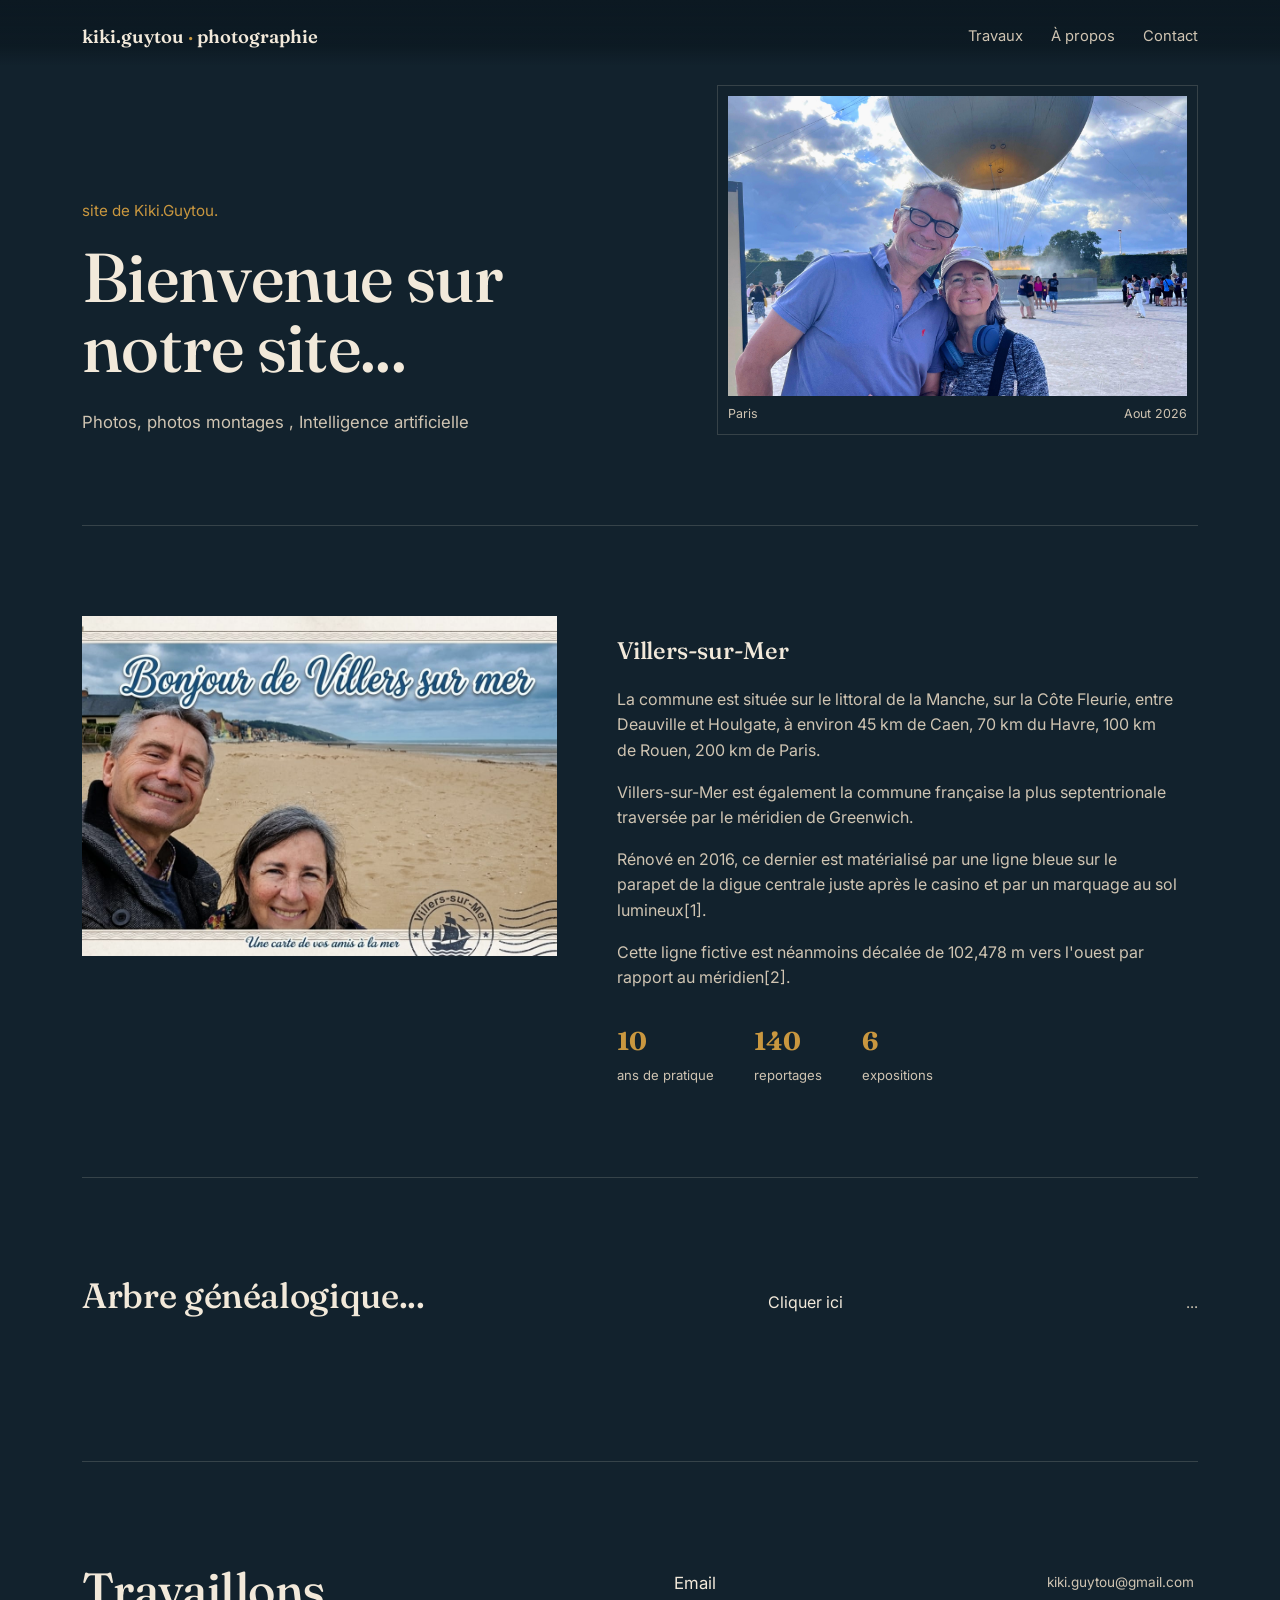
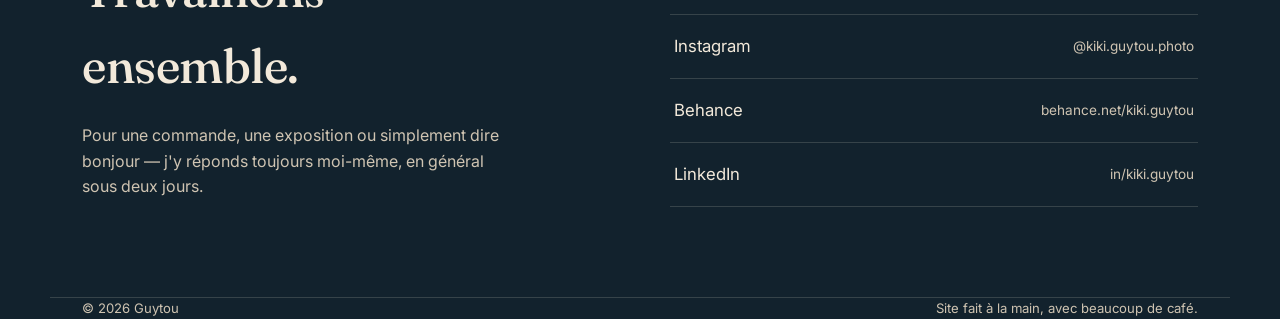
<file: index.html>
<!DOCTYPE html>
<html lang="fr">
<head>
<meta charset="UTF-8">
<meta name="viewport" content="width=device-width, initial-scale=1.0">
<title>Kiki.Guytou — Photographe</title>
<link rel="preconnect" href="https://fonts.googleapis.com">
<link href="https://fonts.googleapis.com/css2?family=Fraunces:ital,opsz,wght@0,9..144,300;0,9..144,500;0,9..144,600;1,9..144,400&family=Inter:wght@400;500&display=swap" rel="stylesheet">
<style>
  :root{
    --bg: #12222d;
    --bg-deep: #0c1922;
    --paper: #f2e9da;
    --paper-dim: #cfc4b2;
    --brass: #c9973f;
    --line: rgba(242,233,218,0.16);
  }
  *{box-sizing:border-box; margin:0; padding:0;}
  html{scroll-behavior:smooth;}
  body{
    background: var(--bg);
    color: var(--paper);
    font-family: 'Inter', sans-serif;
    font-weight: 400;
    line-height: 1.6;
  }
  h1,h2,h3, .display{
    font-family: 'Fraunces', serif;
    font-weight: 500;
    letter-spacing: -0.01em;
  }
  a{ color: inherit; text-decoration: none; }
  img{ display:block; max-width:100%; }

  .wrap{ max-width: 1180px; margin: 0 auto; padding: 0 32px; }

  /* ---------- Header ---------- */
  header{
    position: sticky; top:0; z-index: 20;
    background: linear-gradient(var(--bg-deep), rgba(12,25,34,0.85) 70%, transparent);
    padding: 22px 0 14px;
  }
  .nav{
    display:flex; justify-content:space-between; align-items:center;
  }
  .mark{ font-family:'Fraunces',serif; font-size:1.15rem; font-weight:600; }
  .mark span{ color: var(--brass); }
  nav.links{ display:flex; gap: 28px; font-size: 0.92rem; color: var(--paper-dim); }
  nav.links a:hover{ color: var(--brass); }

  /* ---------- Hero ---------- */
  .hero{
    padding: 64px 0 90px;
    display:grid;
    grid-template-columns: 1.1fr 0.9fr;
    gap: 48px;
    align-items:end;
  }
  .hero-text{
    animation: rise 900ms cubic-bezier(.2,.8,.2,1) both;
  }
  @keyframes rise{
    from{ opacity:0; transform: translateY(18px); }
    to{ opacity:1; transform: translateY(0); }
  }
  .hero .kicker{
    color: var(--brass);
    font-size: 0.95rem;
    margin-bottom: 18px;
  }
  .hero h1{
    font-size: clamp(2.6rem, 5.4vw, 4.6rem);
    line-height: 1.02;
    max-width: 11ch;
  }
  .hero p.lede{
    margin-top: 26px;
    max-width: 40ch;
    color: var(--paper-dim);
    font-size: 1.05rem;
  }
  .hero-frame{
    position: relative;
    border: 1px solid var(--line);
    padding: 10px;
  }
  .hero-frame img{ width:100%; height: 300px; object-fit: cover; }
  .hero-frame .cap{
    display:flex; justify-content:space-between;
    font-size: 0.78rem; color: var(--paper-dim);
    padding-top: 8px;
  }

  /* ---------- Section shared ---------- */
  section{ padding: 90px 0; border-top: 1px solid var(--line); }
  .section-head{
    display:flex; justify-content:space-between; align-items:baseline;
    margin-bottom: 46px; gap: 24px; flex-wrap: wrap;
  }
  .section-head h2{ font-size: clamp(1.6rem, 3vw, 2.2rem); }
  .section-head .note{ color: var(--paper-dim); font-size: 0.92rem; max-width: 34ch; }

  /* ---------- Bio ---------- */
  .bio{ display:grid; grid-template-columns: 0.9fr 1.1fr; gap: 60px; }
  .bio-portrait img{ width:100%; height: 340px; object-fit: cover; filter: grayscale(15%); }
  .bio-copy p{ color: var(--paper-dim); max-width: 56ch; margin-bottom: 16px; }
  .bio-copy p:first-child{ color: var(--paper); font-size: 1.1rem; }
  .stats{ display:flex; gap: 40px; margin-top: 30px; }
  .stats div b{ font-family:'Fraunces',serif; font-size: 1.6rem; display:block; color: var(--brass); }
  .stats div span{ font-size: 0.82rem; color: var(--paper-dim); }

  /* ---------- Contact sheet gallery ---------- */
  .sheet{
    display:grid;
    grid-template-columns: repeat(3, 1fr);
    gap: 2px;
    background: var(--line);
    border: 1px solid var(--line);
  }
  .frame{
    position: relative;
    background: var(--bg-deep);
    aspect-ratio: 4/5;
    overflow: hidden;
  }
  .frame img{
    width:100%; height:100%; object-fit: cover;
    transform: scale(0.9);
    transition: transform 600ms ease, filter 600ms ease;
    filter: saturate(0.9);
  }
  .frame:hover img{ transform: scale(1.08); filter: saturate(1.05); }
  .frame .tag{
    position:absolute; top:10px; left:12px;
    font-family:'Fraunces',serif; font-size: 0.8rem; color: var(--brass);
    background: rgba(12,25,34,0.55); padding: 2px 8px; border: 1px solid var(--line);
  }
  .frame .title{
    position:absolute; bottom:0; left:0; right:0;
    padding: 12px 14px; font-size: 0.85rem;
    background: linear-gradient(transparent, rgba(12,25,34,0.9));
  }

  /* ---------- Contact ---------- */
  .contact{
    display:grid; grid-template-columns: 1fr 1fr; gap: 60px; align-items:start;
  }
  .contact h2{ font-size: clamp(2rem, 4vw, 3rem); max-width: 12ch; }
  .contact p{ color: var(--paper-dim); margin-top: 18px; max-width: 44ch; }
  .roll{ list-style:none; }
  .roll li{
    border-bottom: 1px solid var(--line);
  }
  .roll a{
    display:flex; justify-content:space-between; align-items:center;
    padding: 18px 4px; font-size: 1.05rem;
  }
  .roll a .to{ color: var(--paper-dim); font-size: 0.85rem; }
  .roll a:hover{ color: var(--brass); }
  .roll a:hover .to{ color: var(--brass); }

  footer{
    padding: 28px 0 40px;
    display:flex; justify-content:space-between;
    color: var(--paper-dim); font-size: 0.82rem;
    border-top: 1px solid var(--line);
  }

  @media (max-width: 820px){
    .hero{ grid-template-columns: 1fr; }
    .hero-frame img{ height: 320px; }
    .bio{ grid-template-columns: 1fr; }
    .sheet{ grid-template-columns: repeat(2, 1fr); }
    .contact{ grid-template-columns: 1fr; }
    nav.links{ display:none; }
  }
</style>
</head>
<body>

<header>
  <div class="wrap nav">
    <div class="mark">kiki.guytou <span>·</span> photographie</div>
    <nav class="links">
      <a href="#travaux">Travaux</a>
      <a href="#a-propos">À propos</a>
      <a href="#contact">Contact</a>
    </nav>
  </div>
</header>

<main class="wrap">

  <section class="hero" style="border-top:none; padding-top:20px;">
    <div class="hero-text">
      <div class="kicker">site de Kiki.Guytou.</div>
      <h1>Bienvenue sur notre site...</h1>
      <p class="lede">Photos, photos montages , Intelligence artificielle</p>
    </div>
    <div class="hero-frame">
	
      <img src="IMG-20260726-WA0003.jpg" alt="Kiki.guytou présente...">
      <div class="cap"><span>Paris</span><span>Aout 2026</span></div>
    </div>
  </section>

  <section id="a-propos" class="bio">
    <div class="bio-portrait">
      <img src="IMG-20260606-WA0000.jpg" alt="Portrait de la photographe">
    </div>
	 
    <div class="bio-copy">
	<p> <h2>Villers-sur-Mer</h2></p>
      <p>La commune est située sur le littoral de la Manche, sur la Côte Fleurie, entre Deauville et Houlgate, à environ 45 km de Caen, 70 km du Havre, 100 km de Rouen, 200 km de Paris.</p>

	<p>Villers-sur-Mer est également la commune française la plus septentrionale traversée par le méridien de Greenwich. </p>
	<p>Rénové en 2016, ce dernier est matérialisé par une ligne bleue sur le parapet de la digue centrale juste après le casino et par un marquage au sol lumineux[1].</p>
<p> Cette ligne fictive est néanmoins décalée de 102,478 m vers l'ouest par rapport au méridien[2].</p>
      <div class="stats">
        <div><b>10</b><span>ans de pratique</span></div>
        <div><b>140</b><span>reportages</span></div>
        <div><b>6</b><span>expositions</span></div>
      </div>
    </div>
  </section>

  <section id="travaux">
    <div class="section-head">
	
      <h2>Arbre généalogique...</h2>
	   <a href="./prive/arbre_sabanowski1.html">Cliquer ici</a>
      <div class="note">...</div>
    </div>
     
	  
	  
  </section>
  <section id="contact" class="contact">
    <div>
      <h2>Travaillons ensemble.</h2>
      <p>Pour une commande, une exposition ou simplement dire bonjour — j'y réponds toujours moi-même, en général sous deux jours.</p>
    </div>
    <ul class="roll">
      <li><a href="mailto:lea.moreau@example.com">Email <span class="to">kiki.guytou@gmail.com</span></a></li>
      <li><a href="https://instagram.com/lea.moreau.photo" target="_blank" rel="noopener">Instagram <span class="to">@kiki.guytou.photo</span></a></li>
      <li><a href="https://www.behance.net/leamoreau" target="_blank" rel="noopener">Behance <span class="to">behance.net/kiki.guytou</span></a></li>
      <li><a href="https://www.linkedin.com/in/leamoreau" target="_blank" rel="noopener">LinkedIn <span class="to">in/kiki.guytou</span></a></li>
    </ul>
  </section>

</main>

<footer class="wrap">
  <span>© 2026 Guytou</span>
  <span>Site fait à la main, avec beaucoup de café.</span>
</footer>

</body>
</html>
</file>
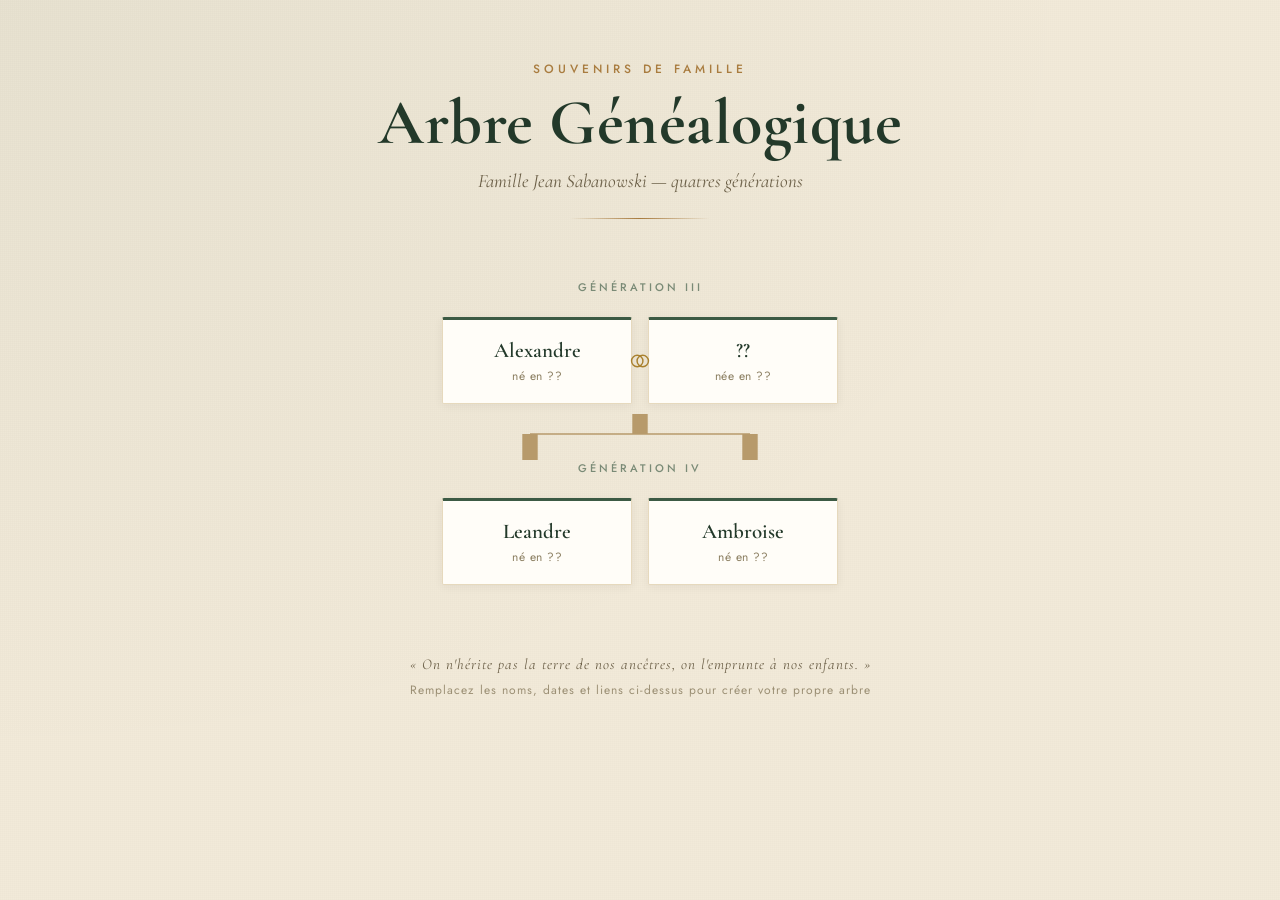
<file: index_alexandre.html>
<!DOCTYPE html>
<html lang="fr">
<head>
<meta charset="UTF-8">
<meta name="viewport" content="width=device-width, initial-scale=1.0">
<title>Arbre Généalogique</title>
<style>
  @import url('https://fonts.googleapis.com/css2?family=Cormorant+Garamond:ital,wght@0,500;0,600;0,700;1,500&family=Jost:wght@300;400;500;600&display=swap');

  :root{
    --parchment: #f2ead9;
    --parchment-dark: #e6d9bd;
    --ink: #2f2a20;
    --forest: #3c5a44;
    --forest-deep: #23392a;
    --gold: #a97c3f;
    --line: #b79a6b;
  }

  *{box-sizing:border-box;}
  html,body{margin:0;padding:0;}

  body{
    background:
      radial-gradient(ellipse at top left, rgba(60,90,68,0.06), transparent 60%),
      var(--parchment);
    color: var(--ink);
    font-family:'Jost', sans-serif;
    padding: 60px 20px 100px;
    min-height:100vh;
  }

  /* subtle paper texture */
  body::before{
    content:"";
    position:fixed; inset:0;
    background-image:
      repeating-linear-gradient(0deg, rgba(0,0,0,0.015) 0px, transparent 1px, transparent 2px),
      repeating-linear-gradient(90deg, rgba(0,0,0,0.015) 0px, transparent 1px, transparent 2px);
    pointer-events:none;
    z-index:0;
  }

  header{
    text-align:center;
    margin-bottom: 20px;
    position:relative;
    z-index:1;
  }

  .eyebrow{
    font-size: 12px;
    letter-spacing: 4px;
    text-transform: uppercase;
    color: var(--gold);
    font-weight:500;
  }

  h1{
    font-family:'Cormorant Garamond', serif;
    font-weight:700;
    font-size: clamp(38px, 6vw, 64px);
    margin: 6px 0 8px;
    color: var(--forest-deep);
    letter-spacing: 0.5px;
  }

  .subtitle{
    font-style: italic;
    font-family:'Cormorant Garamond', serif;
    font-size: 19px;
    color: #6b5f47;
    margin-bottom: 6px;
  }

  .divider{
    width: 140px;
    height: 1px;
    background: linear-gradient(90deg, transparent, var(--gold), transparent);
    margin: 26px auto 60px;
  }

  .tree{
    max-width: 1100px;
    margin: 0 auto;
    position: relative;
    z-index:1;
  }

  .generation{
    position: relative;
    margin-bottom: 10px;
  }

  .gen-label{
    text-align:center;
    font-size: 11px;
    letter-spacing: 3px;
    text-transform: uppercase;
    color: var(--forest);
    opacity: 0.65;
    margin-bottom: 22px;
    font-weight: 500;
  }

  .row{
    display:flex;
    justify-content:center;
    align-items: flex-start;
    gap: 60px;
    flex-wrap: wrap;
    position: relative;
  }

  .couple{
    display:flex;
    align-items:center;
    gap: 0;
  }

  .card{
    background: #fffdf8;
    border: 1px solid var(--parchment-dark);
    border-top: 3px solid var(--forest);
    border-radius: 2px;
    padding: 18px 22px;
    width: 190px;
    text-align:center;
    box-shadow: 0 2px 10px rgba(47,42,32,0.06);
    position: relative;
    transition: transform 0.2s ease, box-shadow 0.2s ease;
    display:block;
    text-decoration:none;
    color: inherit;
    cursor: pointer;
  }

  .card:hover{
    transform: translateY(-3px);
    box-shadow: 0 8px 20px rgba(47,42,32,0.12);
    border-top-color: var(--gold);
  }

  .card:hover .name{
    color: var(--gold);
  }

  .card .name{
    font-family:'Cormorant Garamond', serif;
    font-weight:600;
    font-size: 21px;
    color: var(--forest-deep);
    line-height:1.2;
  }

  .card .dates{
    font-size: 12px;
    color: #8a7d5f;
    margin-top: 4px;
    letter-spacing: 0.5px;
  }

  .card .role{
    font-size: 10px;
    letter-spacing: 1.5px;
    text-transform: uppercase;
    color: var(--gold);
    margin-top: 6px;
  }

  .ring{ width: 22px; height: 22px; display:flex; align-items:center; justify-content:center; margin: 0 -3px; z-index:2; }
  .ring svg{ width:100%; height:100%; }

  /* connectors */
  .connectors{
    height: 46px;
    position: relative;
  }

  .connectors svg{
    width:100%;
    height:100%;
    overflow: visible;
  }

  .connectors path, .connectors line{
    stroke: var(--line);
    stroke-width: 1.4;
    fill: none;
  }

  footer{
    text-align:center;
    margin-top: 70px;
    font-size: 12px;
    color: #9b8f74;
    letter-spacing: 1px;
    position:relative;
    z-index:1;
  }

  footer .note{
    max-width: 480px;
    margin: 0 auto 8px;
    font-family:'Cormorant Garamond', serif;
    font-style: italic;
    font-size: 15px;
    color: #6b5f47;
  }

  @media (max-width: 700px){
    .row{ gap: 26px; }
    .card{ width: 150px; padding: 14px 12px; }
    .card .name{ font-size: 17px; }
  }
</style>
</head>
<body>

<header>
  <div class="eyebrow">Souvenirs de famille</div>
  <h1>Arbre Généalogique</h1>
  <div class="subtitle">Famille Jean Sabanowski — quatres générations</div>
</header>
<div class="divider"></div>

<div class="tree">

  <!-- Génération 1 -->
  <div class="generation">
    <div class="gen-label">Génération III</div>
    <div class="row">
      <div class="couple">
        <a class="card" href="henri-lemoine.html">
          <div class="name">Alexandre</div>
          <div class="dates">né en ??</div>
 
        </a>
           <div class="ring">
		  <svg viewBox="0 0 24 24" fill="none" stroke="#a9812f" stroke-width="1.6">
			<circle cx="9" cy="12" r="6.2"/>
			<circle cx="15" cy="12" r="6.2"/>
		  </svg>
		</div>
        <a class="card" href="odette-lemoine.html">
          <div class="name">??</div>
          <div class="dates">née en ??</div>
 
        </a>
      </div>
    </div>
  </div>

  <div class="connectors">
    <svg viewBox="0 0 100 46" preserveAspectRatio="none">
      <line x1="50" y1="0" x2="50" y2="20"/>
      <line x1="40" y1="20" x2="60" y2="20"/>
      <line x1="40" y1="20" x2="40" y2="46"/>
      <line x1="60" y1="20" x2="60" y2="46"/>
    </svg>
  </div>

  <!-- Génération 2 -->
  <div class="generation">
    <div class="gen-label">Génération IV</div>
    <div class="row">
      <div class="couple">
        <a class="card" href="stanis.html">
          <div class="name">Leandre</div>
          <div class="dates">né en ??</div>
		</a>
 
        <div class="ring">
		  <svg viewBox="0 0 24 24" fill="none" stroke="#a9812f" stroke-width="1.6"></svg>
		</div>  
			
        <a class="card" href="stanis.html">
          <div class="name">Ambroise</div>
          <div class="dates">né en ??</div>
		</a>
 
    
  
    </div>
  </div>

 
 

</div>

<footer>
  <div class="note">« On n'hérite pas la terre de nos ancêtres, on l'emprunte à nos enfants. »</div>
  <div>Remplacez les noms, dates et liens ci-dessus pour créer votre propre arbre</div>
</footer>

</body>
</html>
</file>
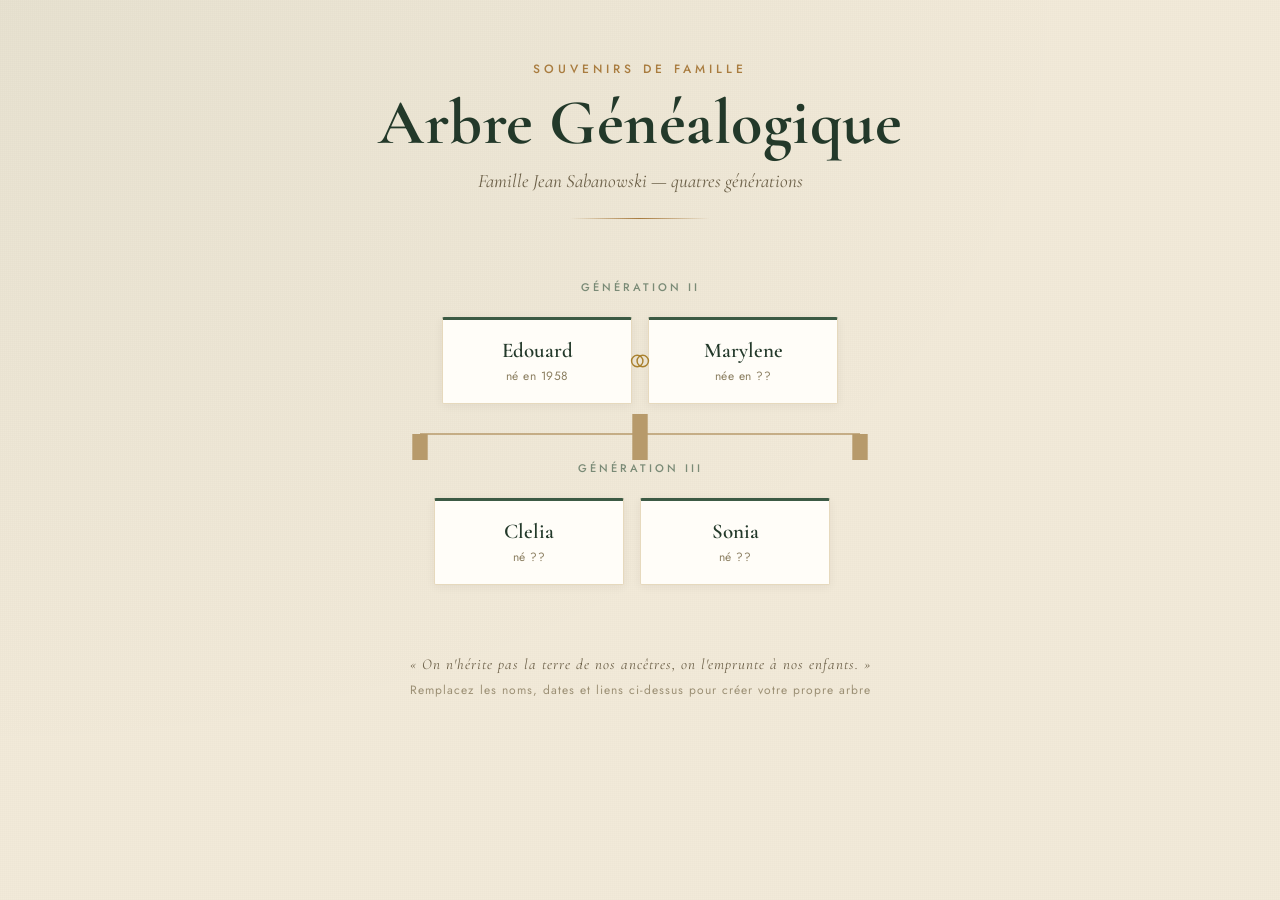
<file: index_edouard.html>
<!DOCTYPE html>
<html lang="fr">
<head>
<meta charset="UTF-8">
<meta name="viewport" content="width=device-width, initial-scale=1.0">
<title>Arbre Généalogique</title>
<style>
  @import url('https://fonts.googleapis.com/css2?family=Cormorant+Garamond:ital,wght@0,500;0,600;0,700;1,500&family=Jost:wght@300;400;500;600&display=swap');

  :root{
    --parchment: #f2ead9;
    --parchment-dark: #e6d9bd;
    --ink: #2f2a20;
    --forest: #3c5a44;
    --forest-deep: #23392a;
    --gold: #a97c3f;
    --line: #b79a6b;
  }

  *{box-sizing:border-box;}
  html,body{margin:0;padding:0;}

  body{
    background:
      radial-gradient(ellipse at top left, rgba(60,90,68,0.06), transparent 60%),
      var(--parchment);
    color: var(--ink);
    font-family:'Jost', sans-serif;
    padding: 60px 20px 100px;
    min-height:100vh;
  }

  /* subtle paper texture */
  body::before{
    content:"";
    position:fixed; inset:0;
    background-image:
      repeating-linear-gradient(0deg, rgba(0,0,0,0.015) 0px, transparent 1px, transparent 2px),
      repeating-linear-gradient(90deg, rgba(0,0,0,0.015) 0px, transparent 1px, transparent 2px);
    pointer-events:none;
    z-index:0;
  }

  header{
    text-align:center;
    margin-bottom: 20px;
    position:relative;
    z-index:1;
  }

  .eyebrow{
    font-size: 12px;
    letter-spacing: 4px;
    text-transform: uppercase;
    color: var(--gold);
    font-weight:500;
  }

  h1{
    font-family:'Cormorant Garamond', serif;
    font-weight:700;
    font-size: clamp(38px, 6vw, 64px);
    margin: 6px 0 8px;
    color: var(--forest-deep);
    letter-spacing: 0.5px;
  }

  .subtitle{
    font-style: italic;
    font-family:'Cormorant Garamond', serif;
    font-size: 19px;
    color: #6b5f47;
    margin-bottom: 6px;
  }

  .divider{
    width: 140px;
    height: 1px;
    background: linear-gradient(90deg, transparent, var(--gold), transparent);
    margin: 26px auto 60px;
  }

  .tree{
    max-width: 1100px;
    margin: 0 auto;
    position: relative;
    z-index:1;
  }

  .generation{
    position: relative;
    margin-bottom: 10px;
  }

  .gen-label{
    text-align:center;
    font-size: 11px;
    letter-spacing: 3px;
    text-transform: uppercase;
    color: var(--forest);
    opacity: 0.65;
    margin-bottom: 22px;
    font-weight: 500;
  }

  .row{
    display:flex;
    justify-content:center;
    align-items: flex-start;
    gap: 60px;
    flex-wrap: wrap;
    position: relative;
  }

  .couple{
    display:flex;
    align-items:center;
    gap: 0;
  }

  .card{
    background: #fffdf8;
    border: 1px solid var(--parchment-dark);
    border-top: 3px solid var(--forest);
    border-radius: 2px;
    padding: 18px 22px;
    width: 190px;
    text-align:center;
    box-shadow: 0 2px 10px rgba(47,42,32,0.06);
    position: relative;
    transition: transform 0.2s ease, box-shadow 0.2s ease;
    display:block;
    text-decoration:none;
    color: inherit;
    cursor: pointer;
  }

  .card:hover{
    transform: translateY(-3px);
    box-shadow: 0 8px 20px rgba(47,42,32,0.12);
    border-top-color: var(--gold);
  }

  .card:hover .name{
    color: var(--gold);
  }

  .card .name{
    font-family:'Cormorant Garamond', serif;
    font-weight:600;
    font-size: 21px;
    color: var(--forest-deep);
    line-height:1.2;
  }

  .card .dates{
    font-size: 12px;
    color: #8a7d5f;
    margin-top: 4px;
    letter-spacing: 0.5px;
  }

  .card .role{
    font-size: 10px;
    letter-spacing: 1.5px;
    text-transform: uppercase;
    color: var(--gold);
    margin-top: 6px;
  }

  .ring{ width: 22px; height: 22px; display:flex; align-items:center; justify-content:center; margin: 0 -3px; z-index:2; }
  .ring svg{ width:100%; height:100%; }

  /* connectors */
  .connectors{
    height: 46px;
    position: relative;
  }

  .connectors svg{
    width:100%;
    height:100%;
    overflow: visible;
  }

  .connectors path, .connectors line{
    stroke: var(--line);
    stroke-width: 1.4;
    fill: none;
  }

  footer{
    text-align:center;
    margin-top: 70px;
    font-size: 12px;
    color: #9b8f74;
    letter-spacing: 1px;
    position:relative;
    z-index:1;
  }

  footer .note{
    max-width: 480px;
    margin: 0 auto 8px;
    font-family:'Cormorant Garamond', serif;
    font-style: italic;
    font-size: 15px;
    color: #6b5f47;
  }

  @media (max-width: 700px){
    .row{ gap: 26px; }
    .card{ width: 150px; padding: 14px 12px; }
    .card .name{ font-size: 17px; }
  }
</style>
</head>
<body>

<header>
  <div class="eyebrow">Souvenirs de famille</div>
  <h1>Arbre Généalogique</h1>
  <div class="subtitle">Famille Jean Sabanowski — quatres générations</div>
</header>
<div class="divider"></div>

<div class="tree">

  <!-- Génération 1 -->
  <div class="generation">
    <div class="gen-label">Génération II</div>
    <div class="row">
      <div class="couple">
        <a class="card" href="stanis.html">
          <div class="name">Edouard</div>
          <div class="dates">né en 1958</div>
 
        </a>
           <div class="ring">
		  <svg viewBox="0 0 24 24" fill="none" stroke="#a9812f" stroke-width="1.6">
			<circle cx="9" cy="12" r="6.2"/>
			<circle cx="15" cy="12" r="6.2"/>
		  </svg>
		</div>
        <a class="card" href="odette-lemoine.html">
          <div class="name">Marylene</div>
          <div class="dates">née en ??</div>
 
        </a>
      </div>
    </div>
  </div>

  <div class="connectors">
    <svg viewBox="0 0 100 46" preserveAspectRatio="none">
      <line x1="50" y1="0" x2="50" y2="20"/>
      <line x1="30" y1="20" x2="70" y2="20"/>
      <line x1="30" y1="20" x2="30" y2="46"/>
      <line x1="70" y1="20" x2="70" y2="46"/>
	  <line x1="50" y1="20" x2="50" y2="46"/>
    </svg>
  </div>

  <!-- Génération 2 -->
  <div class="generation">
    <div class="gen-label">Génération III</div>
    <div class="row">
      <div class="couple">
        <a class="card" href="index_alexandre.html">
          <div class="name">Clelia</div>
          <div class="dates">né ??</div>
		</a>
 
        <div class="ring">
		  <svg viewBox="0 0 24 24" fill="none" stroke="#a9812f" stroke-width="1.6"></svg>
		</div>  
			
        <a class="card" href="stanis.html">
          <div class="name">Sonia</div>
          <div class="dates">né ??</div>
		</a>
		<div class="ring">
		  <svg viewBox="0 0 24 24" fill="none" stroke="#a9812f" stroke-width="1.6"></svg>
		</div>  
            
  
 
    
  
    </div>
  </div>

 
 

</div>

<footer>
  <div class="note">« On n'hérite pas la terre de nos ancêtres, on l'emprunte à nos enfants. »</div>
  <div>Remplacez les noms, dates et liens ci-dessus pour créer votre propre arbre</div>
</footer>

</body>
</html>
</file>
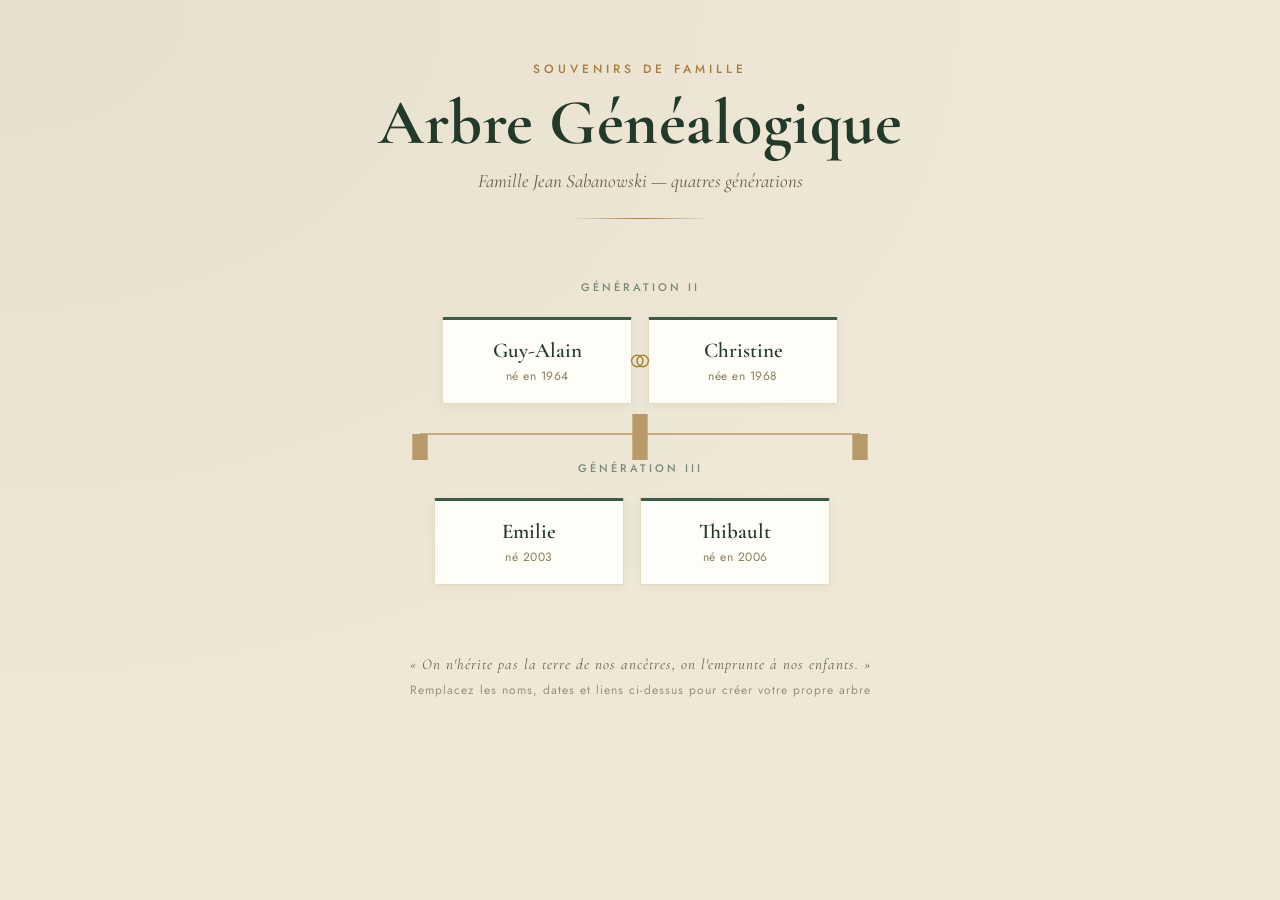
<file: index_guy.html>
<!DOCTYPE html>
<html lang="fr">
<head>
<meta charset="UTF-8">
<meta name="viewport" content="width=device-width, initial-scale=1.0">
<title>Arbre Généalogique</title>
<style>
  @import url('https://fonts.googleapis.com/css2?family=Cormorant+Garamond:ital,wght@0,500;0,600;0,700;1,500&family=Jost:wght@300;400;500;600&display=swap');

  :root{
    --parchment: #f2ead9;
    --parchment-dark: #e6d9bd;
    --ink: #2f2a20;
    --forest: #3c5a44;
    --forest-deep: #23392a;
    --gold: #a97c3f;
    --line: #b79a6b;
  }

  *{box-sizing:border-box;}
  html,body{margin:0;padding:0;}

  body{
    background:
      radial-gradient(ellipse at top left, rgba(60,90,68,0.06), transparent 60%),
      var(--parchment);
    color: var(--ink);
    font-family:'Jost', sans-serif;
    padding: 60px 20px 100px;
    min-height:100vh;
  }

  /* subtle paper texture */
  body::before{
    content:"";
    position:fixed; inset:0;
    background-image:
      repeating-linear-gradient(0deg, rgba(0,0,0,0.015) 0px, transparent 1px, transparent 2px),
      repeating-linear-gradient(90deg, rgba(0,0,0,0.015) 0px, transparent 1px, transparent 2px);
    pointer-events:none;
    z-index:0;
  }

  header{
    text-align:center;
    margin-bottom: 20px;
    position:relative;
    z-index:1;
  }

  .eyebrow{
    font-size: 12px;
    letter-spacing: 4px;
    text-transform: uppercase;
    color: var(--gold);
    font-weight:500;
  }

  h1{
    font-family:'Cormorant Garamond', serif;
    font-weight:700;
    font-size: clamp(38px, 6vw, 64px);
    margin: 6px 0 8px;
    color: var(--forest-deep);
    letter-spacing: 0.5px;
  }

  .subtitle{
    font-style: italic;
    font-family:'Cormorant Garamond', serif;
    font-size: 19px;
    color: #6b5f47;
    margin-bottom: 6px;
  }

  .divider{
    width: 140px;
    height: 1px;
    background: linear-gradient(90deg, transparent, var(--gold), transparent);
    margin: 26px auto 60px;
  }

  .tree{
    max-width: 1100px;
    margin: 0 auto;
    position: relative;
    z-index:1;
  }

  .generation{
    position: relative;
    margin-bottom: 10px;
  }

  .gen-label{
    text-align:center;
    font-size: 11px;
    letter-spacing: 3px;
    text-transform: uppercase;
    color: var(--forest);
    opacity: 0.65;
    margin-bottom: 22px;
    font-weight: 500;
  }

  .row{
    display:flex;
    justify-content:center;
    align-items: flex-start;
    gap: 60px;
    flex-wrap: wrap;
    position: relative;
  }

  .couple{
    display:flex;
    align-items:center;
    gap: 0;
  }

  .card{
    background: #fffdf8;
    border: 1px solid var(--parchment-dark);
    border-top: 3px solid var(--forest);
    border-radius: 2px;
    padding: 18px 22px;
    width: 190px;
    text-align:center;
    box-shadow: 0 2px 10px rgba(47,42,32,0.06);
    position: relative;
    transition: transform 0.2s ease, box-shadow 0.2s ease;
    display:block;
    text-decoration:none;
    color: inherit;
    cursor: pointer;
  }

  .card:hover{
    transform: translateY(-3px);
    box-shadow: 0 8px 20px rgba(47,42,32,0.12);
    border-top-color: var(--gold);
  }

  .card:hover .name{
    color: var(--gold);
  }

  .card .name{
    font-family:'Cormorant Garamond', serif;
    font-weight:600;
    font-size: 21px;
    color: var(--forest-deep);
    line-height:1.2;
  }

  .card .dates{
    font-size: 12px;
    color: #8a7d5f;
    margin-top: 4px;
    letter-spacing: 0.5px;
  }

  .card .role{
    font-size: 10px;
    letter-spacing: 1.5px;
    text-transform: uppercase;
    color: var(--gold);
    margin-top: 6px;
  }

  .ring{ width: 22px; height: 22px; display:flex; align-items:center; justify-content:center; margin: 0 -3px; z-index:2; }
  .ring svg{ width:100%; height:100%; }

  /* connectors */
  .connectors{
    height: 46px;
    position: relative;
  }

  .connectors svg{
    width:100%;
    height:100%;
    overflow: visible;
  }

  .connectors path, .connectors line{
    stroke: var(--line);
    stroke-width: 1.4;
    fill: none;
  }

  footer{
    text-align:center;
    margin-top: 70px;
    font-size: 12px;
    color: #9b8f74;
    letter-spacing: 1px;
    position:relative;
    z-index:1;
  }

  footer .note{
    max-width: 480px;
    margin: 0 auto 8px;
    font-family:'Cormorant Garamond', serif;
    font-style: italic;
    font-size: 15px;
    color: #6b5f47;
  }

  @media (max-width: 700px){
    .row{ gap: 26px; }
    .card{ width: 150px; padding: 14px 12px; }
    .card .name{ font-size: 17px; }
  }
</style>
</head>
<body>

<header>
  <div class="eyebrow">Souvenirs de famille</div>
  <h1>Arbre Généalogique</h1>
  <div class="subtitle">Famille Jean Sabanowski — quatres générations</div>
</header>
<div class="divider"></div>

<div class="tree">

  <!-- Génération 1 -->
  <div class="generation">
    <div class="gen-label">Génération II</div>
    <div class="row">
      <div class="couple">
        <a class="card" href="stanis.html">
          <div class="name">Guy-Alain</div>
          <div class="dates">né en 1964</div>
 
        </a>
           <div class="ring">
		  <svg viewBox="0 0 24 24" fill="none" stroke="#a9812f" stroke-width="1.6">
			<circle cx="9" cy="12" r="6.2"/>
			<circle cx="15" cy="12" r="6.2"/>
		  </svg>
		</div>
        <a class="card" href="odette-lemoine.html">
          <div class="name">Christine</div>
          <div class="dates">née en 1968</div>
 
        </a>
      </div>
    </div>
  </div>

  <div class="connectors">
    <svg viewBox="0 0 100 46" preserveAspectRatio="none">
      <line x1="50" y1="0" x2="50" y2="20"/>
      <line x1="30" y1="20" x2="70" y2="20"/>
      <line x1="30" y1="20" x2="30" y2="46"/>
      <line x1="70" y1="20" x2="70" y2="46"/>
	  <line x1="50" y1="20" x2="50" y2="46"/>
    </svg>
  </div>

  <!-- Génération 2 -->
  <div class="generation">
    <div class="gen-label">Génération III</div>
    <div class="row">
      <div class="couple">
        <a class="card" href="index_alexandre.html">
          <div class="name">Emilie</div>
          <div class="dates">né 2003</div>
		</a>
 
        <div class="ring">
		  <svg viewBox="0 0 24 24" fill="none" stroke="#a9812f" stroke-width="1.6"></svg>
		</div>  
			
        <a class="card" href="stanis.html">
          <div class="name">Thibault</div>
          <div class="dates">né en 2006</div>
		</a>
		<div class="ring">
		  <svg viewBox="0 0 24 24" fill="none" stroke="#a9812f" stroke-width="1.6"></svg>
		</div>  
            
  
 
    
  
    </div>
  </div>

 
 

</div>

<footer>
  <div class="note">« On n'hérite pas la terre de nos ancêtres, on l'emprunte à nos enfants. »</div>
  <div>Remplacez les noms, dates et liens ci-dessus pour créer votre propre arbre</div>
</footer>

</body>
</html>
</file>
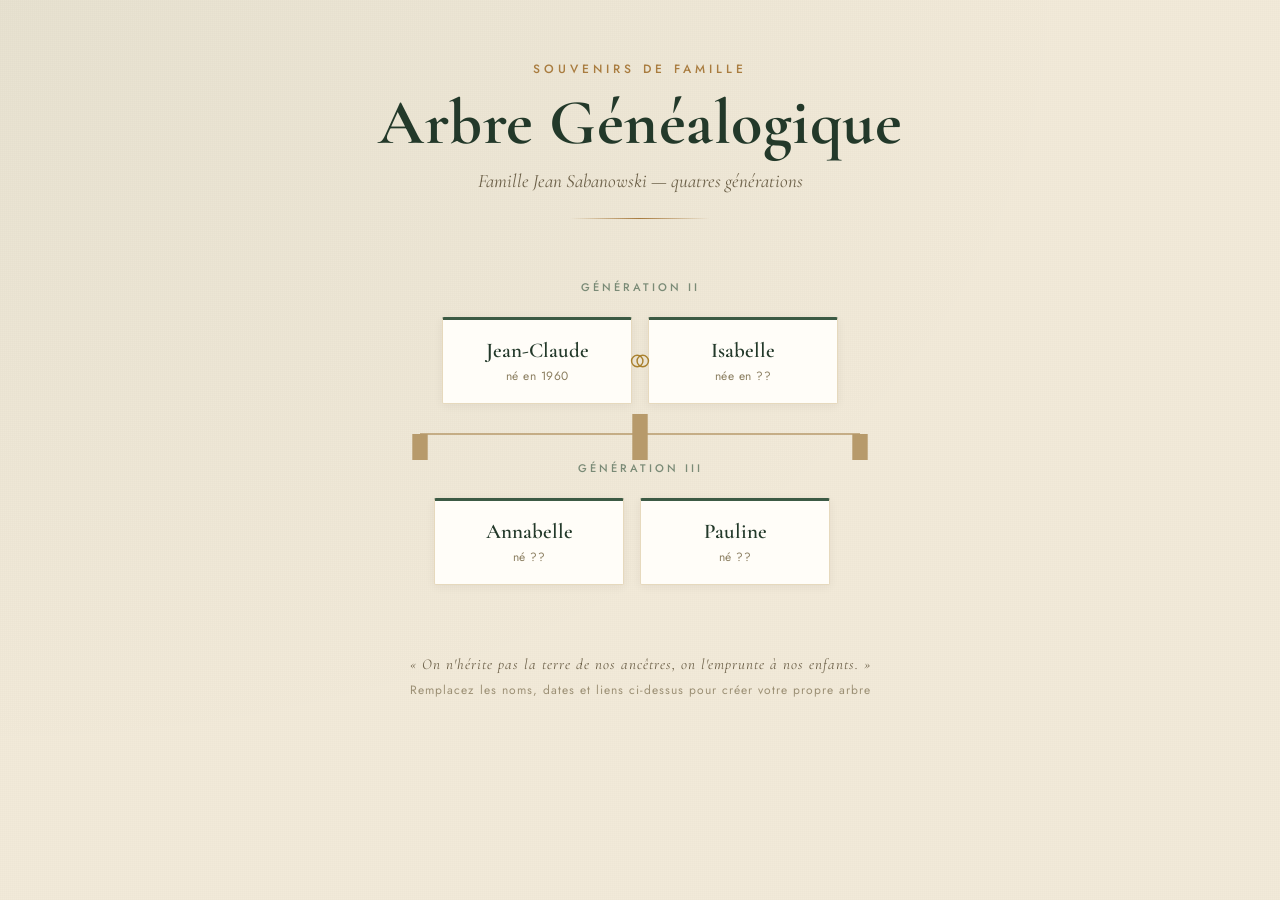
<file: index_jc.html>
<!DOCTYPE html>
<html lang="fr">
<head>
<meta charset="UTF-8">
<meta name="viewport" content="width=device-width, initial-scale=1.0">
<title>Arbre Généalogique</title>
<style>
  @import url('https://fonts.googleapis.com/css2?family=Cormorant+Garamond:ital,wght@0,500;0,600;0,700;1,500&family=Jost:wght@300;400;500;600&display=swap');

  :root{
    --parchment: #f2ead9;
    --parchment-dark: #e6d9bd;
    --ink: #2f2a20;
    --forest: #3c5a44;
    --forest-deep: #23392a;
    --gold: #a97c3f;
    --line: #b79a6b;
  }

  *{box-sizing:border-box;}
  html,body{margin:0;padding:0;}

  body{
    background:
      radial-gradient(ellipse at top left, rgba(60,90,68,0.06), transparent 60%),
      var(--parchment);
    color: var(--ink);
    font-family:'Jost', sans-serif;
    padding: 60px 20px 100px;
    min-height:100vh;
  }

  /* subtle paper texture */
  body::before{
    content:"";
    position:fixed; inset:0;
    background-image:
      repeating-linear-gradient(0deg, rgba(0,0,0,0.015) 0px, transparent 1px, transparent 2px),
      repeating-linear-gradient(90deg, rgba(0,0,0,0.015) 0px, transparent 1px, transparent 2px);
    pointer-events:none;
    z-index:0;
  }

  header{
    text-align:center;
    margin-bottom: 20px;
    position:relative;
    z-index:1;
  }

  .eyebrow{
    font-size: 12px;
    letter-spacing: 4px;
    text-transform: uppercase;
    color: var(--gold);
    font-weight:500;
  }

  h1{
    font-family:'Cormorant Garamond', serif;
    font-weight:700;
    font-size: clamp(38px, 6vw, 64px);
    margin: 6px 0 8px;
    color: var(--forest-deep);
    letter-spacing: 0.5px;
  }

  .subtitle{
    font-style: italic;
    font-family:'Cormorant Garamond', serif;
    font-size: 19px;
    color: #6b5f47;
    margin-bottom: 6px;
  }

  .divider{
    width: 140px;
    height: 1px;
    background: linear-gradient(90deg, transparent, var(--gold), transparent);
    margin: 26px auto 60px;
  }

  .tree{
    max-width: 1100px;
    margin: 0 auto;
    position: relative;
    z-index:1;
  }

  .generation{
    position: relative;
    margin-bottom: 10px;
  }

  .gen-label{
    text-align:center;
    font-size: 11px;
    letter-spacing: 3px;
    text-transform: uppercase;
    color: var(--forest);
    opacity: 0.65;
    margin-bottom: 22px;
    font-weight: 500;
  }

  .row{
    display:flex;
    justify-content:center;
    align-items: flex-start;
    gap: 60px;
    flex-wrap: wrap;
    position: relative;
  }

  .couple{
    display:flex;
    align-items:center;
    gap: 0;
  }

  .card{
    background: #fffdf8;
    border: 1px solid var(--parchment-dark);
    border-top: 3px solid var(--forest);
    border-radius: 2px;
    padding: 18px 22px;
    width: 190px;
    text-align:center;
    box-shadow: 0 2px 10px rgba(47,42,32,0.06);
    position: relative;
    transition: transform 0.2s ease, box-shadow 0.2s ease;
    display:block;
    text-decoration:none;
    color: inherit;
    cursor: pointer;
  }

  .card:hover{
    transform: translateY(-3px);
    box-shadow: 0 8px 20px rgba(47,42,32,0.12);
    border-top-color: var(--gold);
  }

  .card:hover .name{
    color: var(--gold);
  }

  .card .name{
    font-family:'Cormorant Garamond', serif;
    font-weight:600;
    font-size: 21px;
    color: var(--forest-deep);
    line-height:1.2;
  }

  .card .dates{
    font-size: 12px;
    color: #8a7d5f;
    margin-top: 4px;
    letter-spacing: 0.5px;
  }

  .card .role{
    font-size: 10px;
    letter-spacing: 1.5px;
    text-transform: uppercase;
    color: var(--gold);
    margin-top: 6px;
  }

  .ring{ width: 22px; height: 22px; display:flex; align-items:center; justify-content:center; margin: 0 -3px; z-index:2; }
  .ring svg{ width:100%; height:100%; }

  /* connectors */
  .connectors{
    height: 46px;
    position: relative;
  }

  .connectors svg{
    width:100%;
    height:100%;
    overflow: visible;
  }

  .connectors path, .connectors line{
    stroke: var(--line);
    stroke-width: 1.4;
    fill: none;
  }

  footer{
    text-align:center;
    margin-top: 70px;
    font-size: 12px;
    color: #9b8f74;
    letter-spacing: 1px;
    position:relative;
    z-index:1;
  }

  footer .note{
    max-width: 480px;
    margin: 0 auto 8px;
    font-family:'Cormorant Garamond', serif;
    font-style: italic;
    font-size: 15px;
    color: #6b5f47;
  }

  @media (max-width: 700px){
    .row{ gap: 26px; }
    .card{ width: 150px; padding: 14px 12px; }
    .card .name{ font-size: 17px; }
  }
</style>
</head>
<body>

<header>
  <div class="eyebrow">Souvenirs de famille</div>
  <h1>Arbre Généalogique</h1>
  <div class="subtitle">Famille Jean Sabanowski — quatres générations</div>
</header>
<div class="divider"></div>

<div class="tree">

  <!-- Génération 1 -->
  <div class="generation">
    <div class="gen-label">Génération II</div>
    <div class="row">
      <div class="couple">
        <a class="card" href="stanis.html">
          <div class="name">Jean-Claude</div>
          <div class="dates">né en 1960</div>
 
        </a>
           <div class="ring">
		  <svg viewBox="0 0 24 24" fill="none" stroke="#a9812f" stroke-width="1.6">
			<circle cx="9" cy="12" r="6.2"/>
			<circle cx="15" cy="12" r="6.2"/>
		  </svg>
		</div>
        <a class="card" href="odette-lemoine.html">
          <div class="name">Isabelle</div>
          <div class="dates">née en ??</div>
 
        </a>
      </div>
    </div>
  </div>

  <div class="connectors">
    <svg viewBox="0 0 100 46" preserveAspectRatio="none">
      <line x1="50" y1="0" x2="50" y2="20"/>
      <line x1="30" y1="20" x2="70" y2="20"/>
      <line x1="30" y1="20" x2="30" y2="46"/>
      <line x1="70" y1="20" x2="70" y2="46"/>
	  <line x1="50" y1="20" x2="50" y2="46"/>
    </svg>
  </div>

  <!-- Génération 2 -->
  <div class="generation">
    <div class="gen-label">Génération III</div>
    <div class="row">
      <div class="couple">
        <a class="card" href="index_alexandre.html">
          <div class="name">Annabelle</div>
          <div class="dates">né ??</div>
		</a>
 
        <div class="ring">
		  <svg viewBox="0 0 24 24" fill="none" stroke="#a9812f" stroke-width="1.6"></svg>
		</div>  
			
        <a class="card" href="stanis.html">
          <div class="name">Pauline</div>
          <div class="dates">né ??</div>
		</a>
		<div class="ring">
		  <svg viewBox="0 0 24 24" fill="none" stroke="#a9812f" stroke-width="1.6"></svg>
		</div>  
            
  
 
    
  
    </div>
  </div>

 
 

</div>

<footer>
  <div class="note">« On n'hérite pas la terre de nos ancêtres, on l'emprunte à nos enfants. »</div>
  <div>Remplacez les noms, dates et liens ci-dessus pour créer votre propre arbre</div>
</footer>

</body>
</html>
</file>
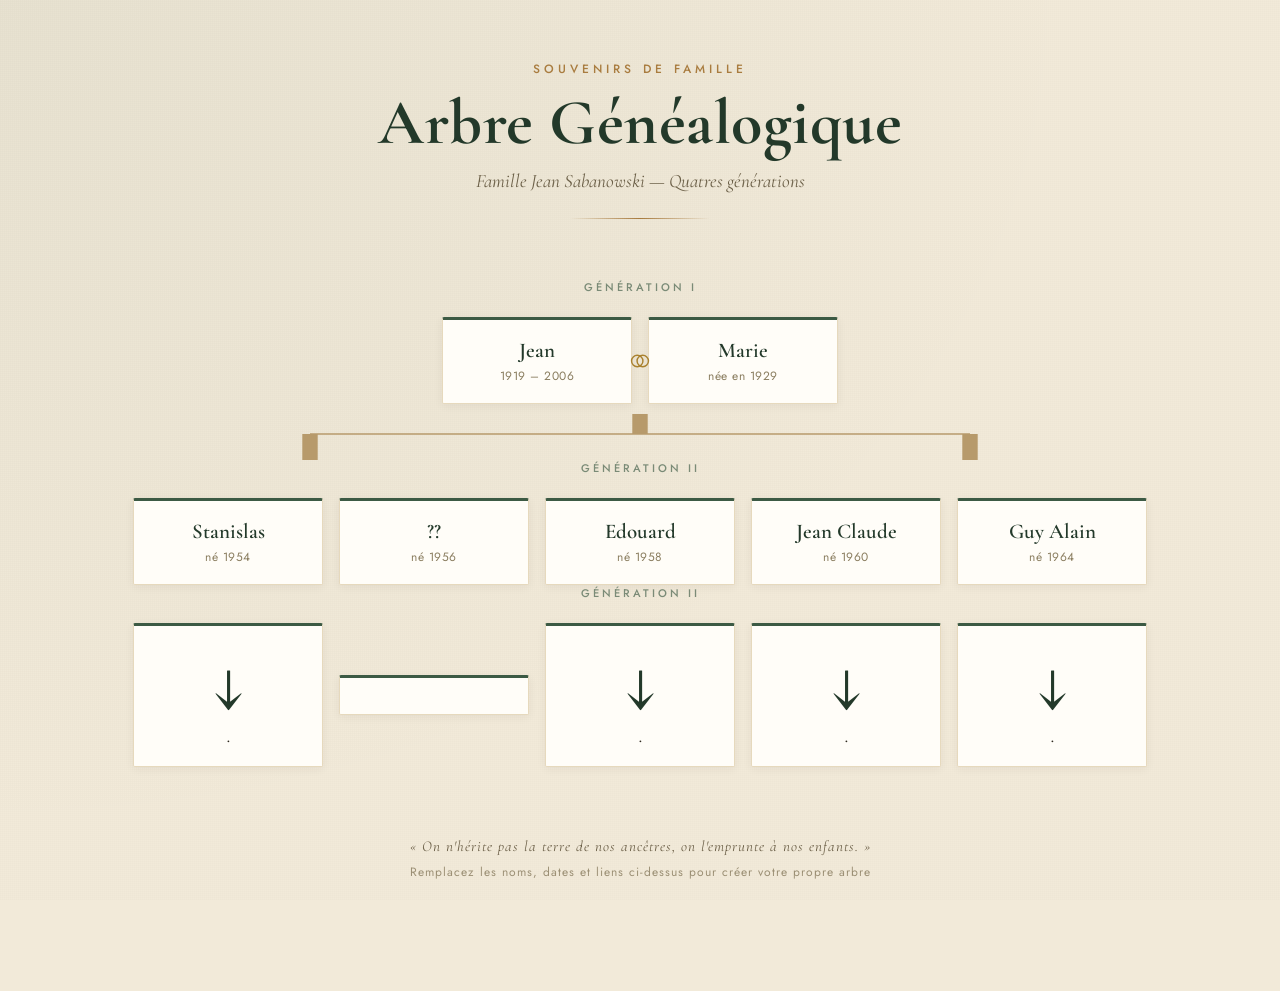
<file: index_site.html>
<!DOCTYPE html>
<html lang="fr">
<head>
<meta charset="UTF-8">
<meta name="viewport" content="width=device-width, initial-scale=1.0">
<title>Arbre Généalogique</title>
<style>
  @import url('https://fonts.googleapis.com/css2?family=Cormorant+Garamond:ital,wght@0,500;0,600;0,700;1,500&family=Jost:wght@300;400;500;600&display=swap');

  :root{
    --parchment: #f2ead9;
    --parchment-dark: #e6d9bd;
    --ink: #2f2a20;
    --forest: #3c5a44;
    --forest-deep: #23392a;
    --gold: #a97c3f;
    --line: #b79a6b;
  }

  *{box-sizing:border-box;}
  html,body{margin:0;padding:0;}

  body{
    background:
      radial-gradient(ellipse at top left, rgba(60,90,68,0.06), transparent 60%),
      var(--parchment);
    color: var(--ink);
    font-family:'Jost', sans-serif;
    padding: 60px 20px 100px;
    min-height:100vh;
  }

  /* subtle paper texture */
  body::before{
    content:"";
    position:fixed; inset:0;
    background-image:
      repeating-linear-gradient(0deg, rgba(0,0,0,0.015) 0px, transparent 1px, transparent 2px),
      repeating-linear-gradient(90deg, rgba(0,0,0,0.015) 0px, transparent 1px, transparent 2px);
    pointer-events:none;
    z-index:0;
  }

  header{
    text-align:center;
    margin-bottom: 20px;
    position:relative;
    z-index:1;
  }

  .eyebrow{
    font-size: 12px;
    letter-spacing: 4px;
    text-transform: uppercase;
    color: var(--gold);
    font-weight:500;
  }

  h1{
    font-family:'Cormorant Garamond', serif;
    font-weight:700;
    font-size: clamp(38px, 6vw, 64px);
    margin: 6px 0 8px;
    color: var(--forest-deep);
    letter-spacing: 0.5px;
  }

  .subtitle{
    font-style: italic;
    font-family:'Cormorant Garamond', serif;
    font-size: 19px;
    color: #6b5f47;
    margin-bottom: 6px;
  }

  .divider{
    width: 140px;
    height: 1px;
    background: linear-gradient(90deg, transparent, var(--gold), transparent);
    margin: 26px auto 60px;
  }

  .tree{
    max-width: 1100px;
    margin: 0 auto;
    position: relative;
    z-index:1;
  }

  .generation{
    position: relative;
    margin-bottom: 10px;
  }

  .gen-label{
    text-align:center;
    font-size: 11px;
    letter-spacing: 3px;
    text-transform: uppercase;
    color: var(--forest);
    opacity: 0.65;
    margin-bottom: 22px;
    font-weight: 500;
  }

  .row{
    display:flex;
    justify-content:center;
    align-items: flex-start;
    gap: 60px;
    flex-wrap: wrap;
    position: relative;
  }

  .couple{
    display:flex;
    align-items:center;
    gap: 0;
  }
 .card_empty{
    background: #fffdf8;
    border: 1px solid var(--parchment-dark);
    border-top: 3px solid var(--forest);
    border-radius: 2px;
    padding: 18px 22px;
    width: 190px;
    text-align:center;
    box-shadow: 0 2px 10px rgba(47,42,32,0.06);
    position: relative;
    transition: transform 0.2s ease, box-shadow 0.2s ease;
    display:block;
    text-decoration:none;
    color: inherit;
    cursor: pointer;
  }
  .card{
    background: #fffdf8;
    border: 1px solid var(--parchment-dark);
    border-top: 3px solid var(--forest);
    border-radius: 2px;
    padding: 18px 22px;
    width: 190px;
    text-align:center;
    box-shadow: 0 2px 10px rgba(47,42,32,0.06);
    position: relative;
    transition: transform 0.2s ease, box-shadow 0.2s ease;
    display:block;
    text-decoration:none;
    color: inherit;
    cursor: pointer;
  }

  .card:hover{
    transform: translateY(-3px);
    box-shadow: 0 8px 20px rgba(47,42,32,0.12);
    border-top-color: var(--gold);
  }

  .card:hover .name{
    color: var(--gold);
  }

  .card .name{
    font-family:'Cormorant Garamond', serif;
    font-weight:600;
    font-size: 21px;
    color: var(--forest-deep);
    line-height:1.2;
  }

  .card .dates{
    font-size: 12px;
    color: #8a7d5f;
    margin-top: 4px;
    letter-spacing: 0.5px;
  }

  .card .role{
    font-size: 10px;
    letter-spacing: 1.5px;
    text-transform: uppercase;
    color: var(--gold);
    margin-top: 6px;
  }

  .ring{ width: 22px; height: 22px; display:flex; align-items:center; justify-content:center; margin: 0 -3px; z-index:2; }
  .ring svg{ width:100%; height:100%; }

  /* connectors */
  .connectors{
    height: 46px;
    position: relative;
  }

  .connectors svg{
    width:100%;
    height:100%;
    overflow: visible;
  }

  .connectors path, .connectors line{
    stroke: var(--line);
    stroke-width: 1.4;
    fill: none;
  }

  footer{
    text-align:center;
    margin-top: 70px;
    font-size: 12px;
    color: #9b8f74;
    letter-spacing: 1px;
    position:relative;
    z-index:1;
  }

  footer .note{
    max-width: 480px;
    margin: 0 auto 8px;
    font-family:'Cormorant Garamond', serif;
    font-style: italic;
    font-size: 15px;
    color: #6b5f47;
  }

  @media (max-width: 700px){
    .row{ gap: 26px; }
    .card{ width: 150px; padding: 14px 12px; }
    .card .name{ font-size: 17px; }
  }
</style>
</head>
<body>

<header>
  <div class="eyebrow">Souvenirs de famille</div>
  <h1>Arbre Généalogique</h1>
  <div class="subtitle">Famille Jean Sabanowski — Quatres générations</div>
</header>
<div class="divider"></div>

<div class="tree">

  <!-- Génération 1 -->
  <div class="generation">
    <div class="gen-label">Génération I</div>
    <div class="row">
      <div class="couple">
        <a class="card" href="henri-lemoine.html">
          <div class="name">Jean</div>
          <div class="dates">1919 – 2006</div>
 
        </a>
           <div class="ring">
		  <svg viewBox="0 0 24 24" fill="none" stroke="#a9812f" stroke-width="1.6">
			<circle cx="9" cy="12" r="6.2"/>
			<circle cx="15" cy="12" r="6.2"/>
		  </svg>
		</div>
        <a class="card" href="odette-lemoine.html">
          <div class="name">Marie</div>
          <div class="dates">née en 1929</div>
 
        </a>
      </div>
    </div>
  </div>

  <div class="connectors">
    <svg viewBox="0 0 100 46" preserveAspectRatio="none">
      <line x1="50" y1="0" x2="50" y2="20"/>
      <line x1="20" y1="20" x2="80" y2="20"/>
      <line x1="20" y1="20" x2="20" y2="46"/>
      <line x1="80" y1="20" x2="80" y2="46"/>
    </svg>
  </div>

  <!-- Génération 2 -->
  <div class="generation">
    <div class="gen-label">Génération II</div>
    <div class="row">
      <div class="couple">
        <a class="card" href="stanis.html">
          <div class="name">Stanislas</div>
          <div class="dates">né 1954</div>
		</a>
 
        <div class="ring">
		  <svg viewBox="0 0 24 24" fill="none" stroke="#a9812f" stroke-width="1.6"></svg>
		</div>  
	 	
        <a class="card" href="stanis.html">
          <div class="name">??</div>
          <div class="dates">né 1956</div>
		</a>
		<div class="ring">
		  <svg viewBox="0 0 24 24" fill="none" stroke="#a9812f" stroke-width="1.6"></svg>
		</div>  
            
      <a class="card" href="edouard.html">
        <div class="name">Edouard</div>
        <div class="dates">né 1958</div>
      </a>
	  
	    <div class="ring">
		  <svg viewBox="0 0 24 24" fill="none" stroke="#a9812f" stroke-width="1.6"></svg>
		</div>  
	  
       <a class="card" href="jc.html">
          <div class="name">Jean Claude</div>
          <div class="dates">né 1960</div>
       </a>
  	    <div class="ring">
		  <svg viewBox="0 0 24 24" fill="none" stroke="#a9812f" stroke-width="1.6"></svg>
		</div>  
		<a class="card" href="guy.html">
          <div class="name">Guy Alain</div>
          <div class="dates">né 1964</div>
 
        </a>
    
  
    </div>
  </div>
  

 
 

 <!-- Génération 3 -->
  <div class="generation">
    <div class="gen-label">Génération II</div>
    <div class="row">
      <div class="couple">
        <a class="card" href="index_stanis.html">
              <div class="name"><span style="font-weight: bold; font-size: 3.2em;">&darr;</span></div>.</a>
        <div class="ring">
		  <svg viewBox="0 0 24 24" fill="none" stroke="#a9812f" stroke-width="1.6"></svg>
		</div>  
	 	
        <a class="card_empty" ></a>
		<div class="ring">
		  <svg viewBox="0 0 24 24" fill="none" stroke="#a9812f" stroke-width="1.6"></svg>
		</div>  
            
      <a class="card" href="index_edouard.html">
              <div class="name">     <span style="font-weight: bold; font-size: 3.2em;">&darr;</span></div>.</a>

	  
	    <div class="ring">
		  <svg viewBox="0 0 24 24" fill="none" stroke="#a9812f" stroke-width="1.6"></svg>
		</div>  
	  
      <a class="card" href="index_jc.html">
        <div class="name">     <span style="font-weight: bold; font-size: 3.2em;">&darr;</span></div>.</a>
		
		
  	    <div class="ring">
		  <svg viewBox="0 0 24 24" fill="none" stroke="#a9812f" stroke-width="1.6"></svg>
		</div>  
	       <a class="card" href="index_guy.html">
               <div class="name">     <span style="font-weight: bold; font-size: 3.2em;">&darr;</span></div>.</a>

    
  
    </div>
  </div>

 

</div>

<footer>
  <div class="note">« On n'hérite pas la terre de nos ancêtres, on l'emprunte à nos enfants. »</div>
  <div>Remplacez les noms, dates et liens ci-dessus pour créer votre propre arbre</div>
</footer>

</body>
</html>
</file>
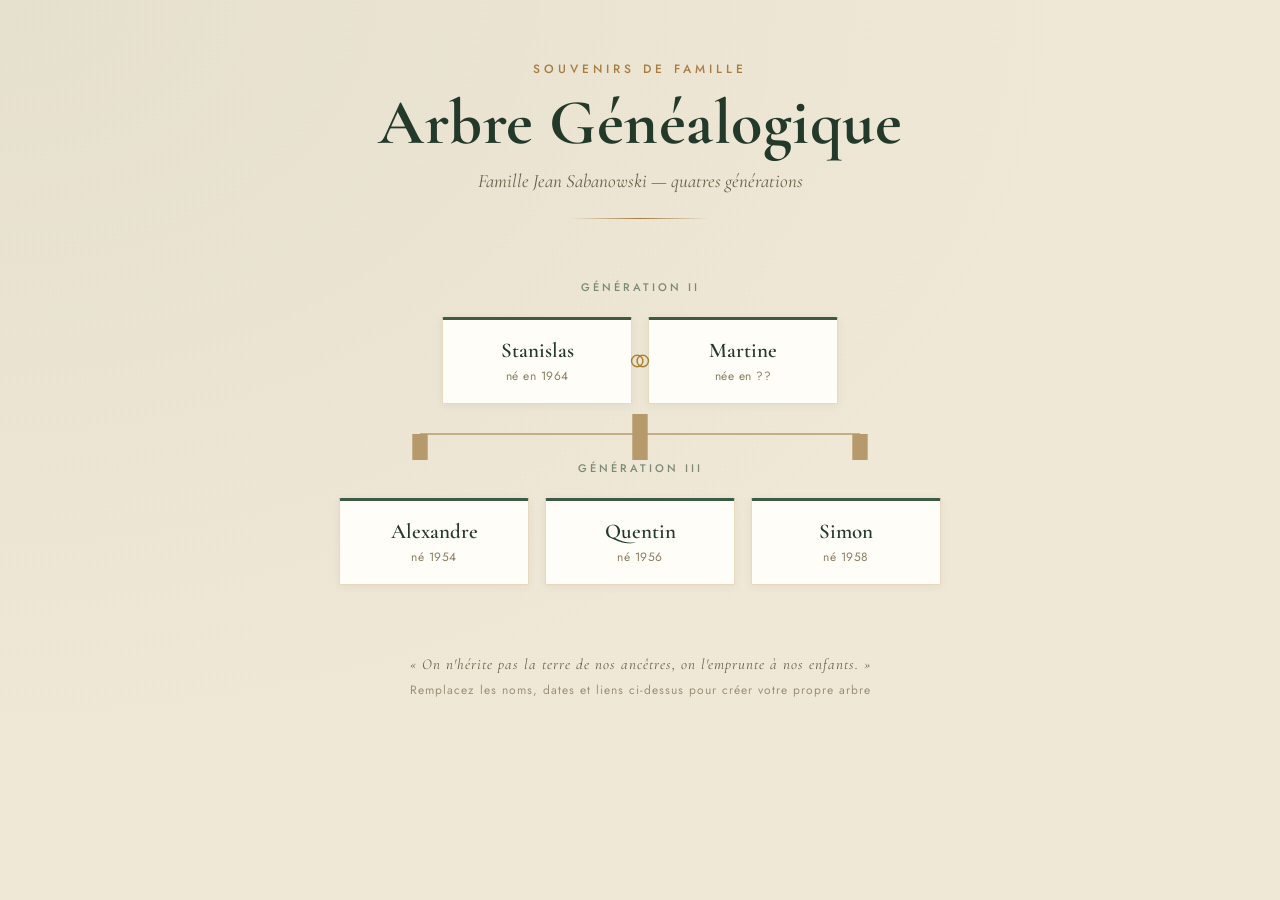
<file: index_stanis.html>
<!DOCTYPE html>
<html lang="fr">
<head>
<meta charset="UTF-8">
<meta name="viewport" content="width=device-width, initial-scale=1.0">
<title>Arbre Généalogique</title>
<style>
  @import url('https://fonts.googleapis.com/css2?family=Cormorant+Garamond:ital,wght@0,500;0,600;0,700;1,500&family=Jost:wght@300;400;500;600&display=swap');

  :root{
    --parchment: #f2ead9;
    --parchment-dark: #e6d9bd;
    --ink: #2f2a20;
    --forest: #3c5a44;
    --forest-deep: #23392a;
    --gold: #a97c3f;
    --line: #b79a6b;
  }

  *{box-sizing:border-box;}
  html,body{margin:0;padding:0;}

  body{
    background:
      radial-gradient(ellipse at top left, rgba(60,90,68,0.06), transparent 60%),
      var(--parchment);
    color: var(--ink);
    font-family:'Jost', sans-serif;
    padding: 60px 20px 100px;
    min-height:100vh;
  }

  /* subtle paper texture */
  body::before{
    content:"";
    position:fixed; inset:0;
    background-image:
      repeating-linear-gradient(0deg, rgba(0,0,0,0.015) 0px, transparent 1px, transparent 2px),
      repeating-linear-gradient(90deg, rgba(0,0,0,0.015) 0px, transparent 1px, transparent 2px);
    pointer-events:none;
    z-index:0;
  }

  header{
    text-align:center;
    margin-bottom: 20px;
    position:relative;
    z-index:1;
  }

  .eyebrow{
    font-size: 12px;
    letter-spacing: 4px;
    text-transform: uppercase;
    color: var(--gold);
    font-weight:500;
  }

  h1{
    font-family:'Cormorant Garamond', serif;
    font-weight:700;
    font-size: clamp(38px, 6vw, 64px);
    margin: 6px 0 8px;
    color: var(--forest-deep);
    letter-spacing: 0.5px;
  }

  .subtitle{
    font-style: italic;
    font-family:'Cormorant Garamond', serif;
    font-size: 19px;
    color: #6b5f47;
    margin-bottom: 6px;
  }

  .divider{
    width: 140px;
    height: 1px;
    background: linear-gradient(90deg, transparent, var(--gold), transparent);
    margin: 26px auto 60px;
  }

  .tree{
    max-width: 1100px;
    margin: 0 auto;
    position: relative;
    z-index:1;
  }

  .generation{
    position: relative;
    margin-bottom: 10px;
  }

  .gen-label{
    text-align:center;
    font-size: 11px;
    letter-spacing: 3px;
    text-transform: uppercase;
    color: var(--forest);
    opacity: 0.65;
    margin-bottom: 22px;
    font-weight: 500;
  }

  .row{
    display:flex;
    justify-content:center;
    align-items: flex-start;
    gap: 60px;
    flex-wrap: wrap;
    position: relative;
  }

  .couple{
    display:flex;
    align-items:center;
    gap: 0;
  }

  .card{
    background: #fffdf8;
    border: 1px solid var(--parchment-dark);
    border-top: 3px solid var(--forest);
    border-radius: 2px;
    padding: 18px 22px;
    width: 190px;
    text-align:center;
    box-shadow: 0 2px 10px rgba(47,42,32,0.06);
    position: relative;
    transition: transform 0.2s ease, box-shadow 0.2s ease;
    display:block;
    text-decoration:none;
    color: inherit;
    cursor: pointer;
  }

  .card:hover{
    transform: translateY(-3px);
    box-shadow: 0 8px 20px rgba(47,42,32,0.12);
    border-top-color: var(--gold);
  }

  .card:hover .name{
    color: var(--gold);
  }

  .card .name{
    font-family:'Cormorant Garamond', serif;
    font-weight:600;
    font-size: 21px;
    color: var(--forest-deep);
    line-height:1.2;
  }

  .card .dates{
    font-size: 12px;
    color: #8a7d5f;
    margin-top: 4px;
    letter-spacing: 0.5px;
  }

  .card .role{
    font-size: 10px;
    letter-spacing: 1.5px;
    text-transform: uppercase;
    color: var(--gold);
    margin-top: 6px;
  }

  .ring{ width: 22px; height: 22px; display:flex; align-items:center; justify-content:center; margin: 0 -3px; z-index:2; }
  .ring svg{ width:100%; height:100%; }

  /* connectors */
  .connectors{
    height: 46px;
    position: relative;
  }

  .connectors svg{
    width:100%;
    height:100%;
    overflow: visible;
  }

  .connectors path, .connectors line{
    stroke: var(--line);
    stroke-width: 1.4;
    fill: none;
  }

  footer{
    text-align:center;
    margin-top: 70px;
    font-size: 12px;
    color: #9b8f74;
    letter-spacing: 1px;
    position:relative;
    z-index:1;
  }

  footer .note{
    max-width: 480px;
    margin: 0 auto 8px;
    font-family:'Cormorant Garamond', serif;
    font-style: italic;
    font-size: 15px;
    color: #6b5f47;
  }

  @media (max-width: 700px){
    .row{ gap: 26px; }
    .card{ width: 150px; padding: 14px 12px; }
    .card .name{ font-size: 17px; }
  }
</style>
</head>
<body>

<header>
  <div class="eyebrow">Souvenirs de famille</div>
  <h1>Arbre Généalogique</h1>
  <div class="subtitle">Famille Jean Sabanowski — quatres générations</div>
</header>
<div class="divider"></div>

<div class="tree">

  <!-- Génération 1 -->
  <div class="generation">
    <div class="gen-label">Génération II</div>
    <div class="row">
      <div class="couple">
        <a class="card" href="stanis.html">
          <div class="name">Stanislas</div>
          <div class="dates">né en 1964</div>
 
        </a>
           <div class="ring">
		  <svg viewBox="0 0 24 24" fill="none" stroke="#a9812f" stroke-width="1.6">
			<circle cx="9" cy="12" r="6.2"/>
			<circle cx="15" cy="12" r="6.2"/>
		  </svg>
		</div>
        <a class="card" href="odette-lemoine.html">
          <div class="name">Martine</div>
          <div class="dates">née en ??</div>
 
        </a>
      </div>
    </div>
  </div>

  <div class="connectors">
    <svg viewBox="0 0 100 46" preserveAspectRatio="none">
      <line x1="50" y1="0" x2="50" y2="20"/>
      <line x1="30" y1="20" x2="70" y2="20"/>
      <line x1="30" y1="20" x2="30" y2="46"/>
      <line x1="70" y1="20" x2="70" y2="46"/>
	  <line x1="50" y1="20" x2="50" y2="46"/>
    </svg>
  </div>

  <!-- Génération 2 -->
  <div class="generation">
    <div class="gen-label">Génération III</div>
    <div class="row">
      <div class="couple">
        <a class="card" href="index_alexandre.html">
          <div class="name">Alexandre</div>
          <div class="dates">né 1954</div>
		</a>
 
        <div class="ring">
		  <svg viewBox="0 0 24 24" fill="none" stroke="#a9812f" stroke-width="1.6"></svg>
		</div>  
			
        <a class="card" href="stanis.html">
          <div class="name">Quentin</div>
          <div class="dates">né 1956</div>
		</a>
		<div class="ring">
		  <svg viewBox="0 0 24 24" fill="none" stroke="#a9812f" stroke-width="1.6"></svg>
		</div>  
            
      <a class="card" href="marc-lemoine.html">
        <div class="name">Simon</div>
        <div class="dates">né 1958</div>
      </a>
 
    
  
    </div>
  </div>

 
 

</div>

<footer>
  <div class="note">« On n'hérite pas la terre de nos ancêtres, on l'emprunte à nos enfants. »</div>
  <div>Remplacez les noms, dates et liens ci-dessus pour créer votre propre arbre</div>
</footer>

</body>
</html>
</file>
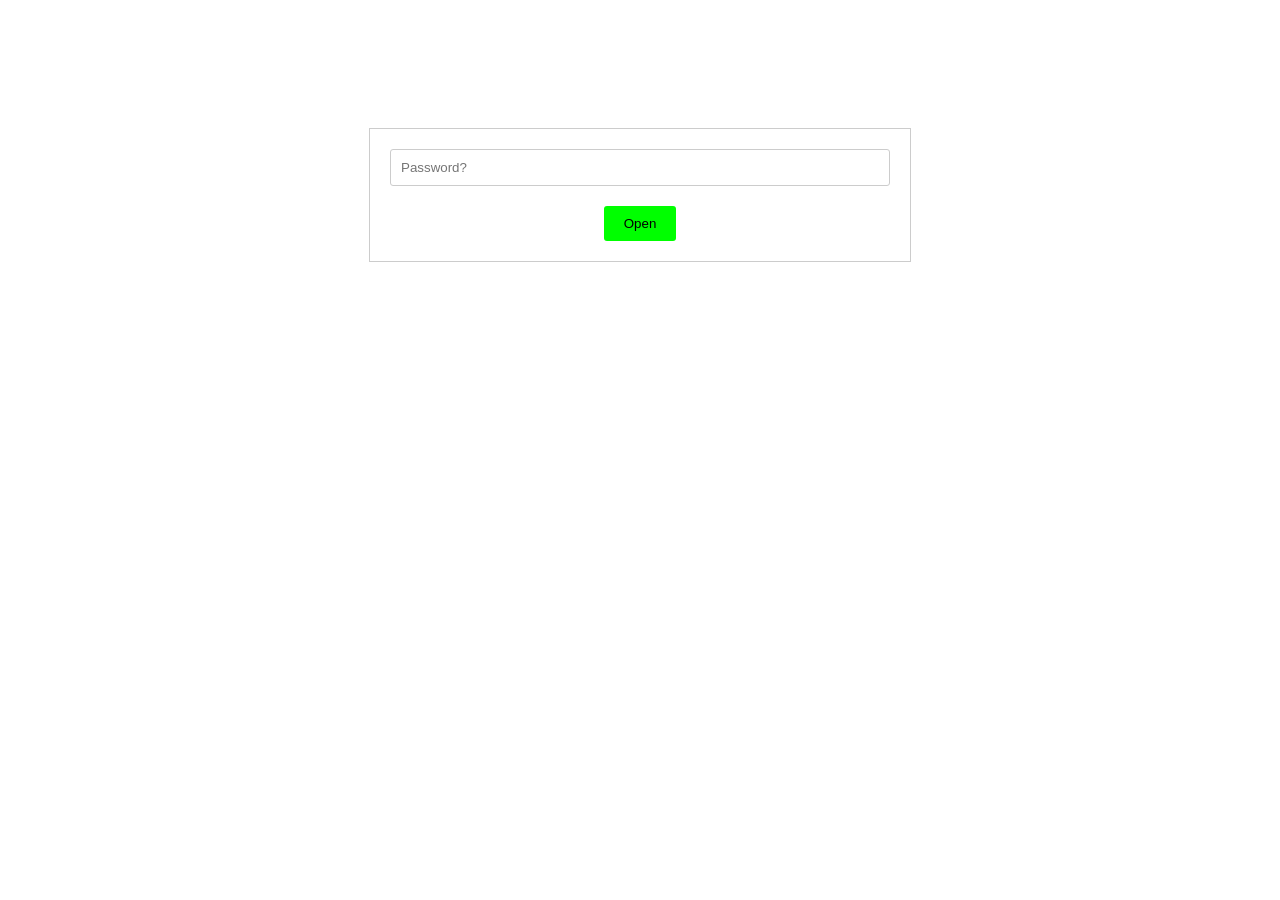
<file: mdp.html>
<html>
  <head>
    <link rel="stylesheet" href="style.css">

  </head>
  <body>
 
 
<div id="protect-body" class="body">Mot de passe OK !</div>
 <div class="links"><a href="mdp.html">acces par mot de passe</a>


  <div id="protect-overlay" class="overlay">
  <form action="#">
    <input name="answer" type="password" placeholder="Password?"/> <button type="submit">Open</button>
  </form>
</div>
 
	<script type = "text/javascript" src="myscript.js"></script>
 
  </body>
</html>
</file>
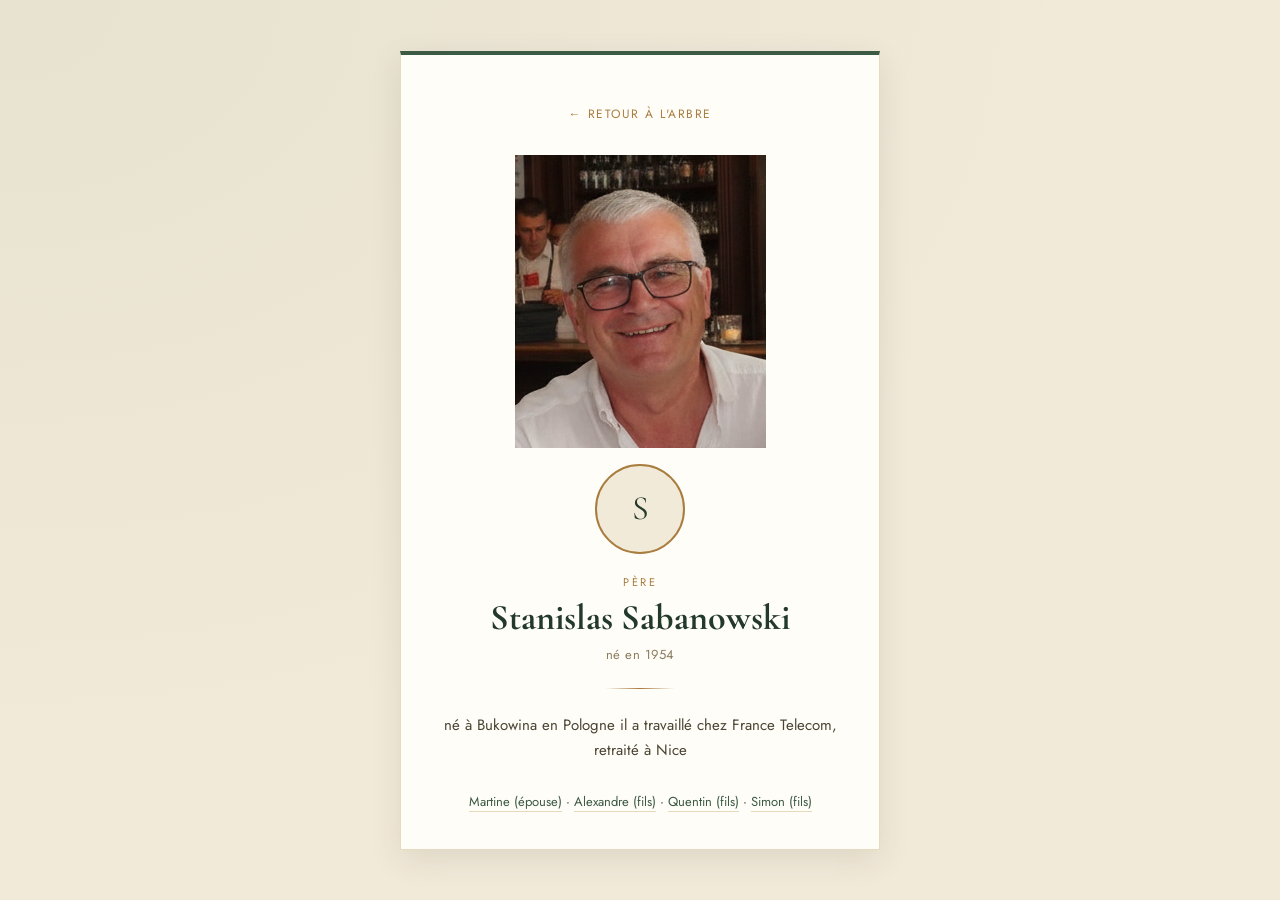
<file: stanis.html>
<!DOCTYPE html>
<html lang="fr">
<head>
<meta charset="UTF-8">
<meta name="viewport" content="width=device-width, initial-scale=1.0">
<title>Stanislas Sabanowski — Arbre Généalogique</title>
<style>
  @import url('https://fonts.googleapis.com/css2?family=Cormorant+Garamond:ital,wght@0,500;0,600;0,700;1,500&family=Jost:wght@300;400;500;600&display=swap');

  :root{
    --parchment: #f2ead9;
    --parchment-dark: #e6d9bd;
    --ink: #2f2a20;
    --forest: #3c5a44;
    --forest-deep: #23392a;
    --gold: #a97c3f;
  }

  *{box-sizing:border-box;}
  html,body{margin:0;padding:0;}

  body{
    background:
      radial-gradient(ellipse at top left, rgba(60,90,68,0.06), transparent 60%),
      var(--parchment);
    color: var(--ink);
    font-family:'Jost', sans-serif;
    min-height:100vh;
    display:flex;
    align-items:center;
    justify-content:center;
    padding: 40px 20px;
  }

  .sheet{
    background:#fffdf8;
    border:1px solid var(--parchment-dark);
    border-top:4px solid var(--forest);
    max-width: 480px;
    width:100%;
    padding: 46px 40px 38px;
    text-align:center;
    box-shadow: 0 10px 30px rgba(47,42,32,0.10);
  }

  .back{
    display:inline-block;
    font-size:12px;
    letter-spacing:1.5px;
    text-transform:uppercase;
    color: var(--gold);
    text-decoration:none;
    margin-bottom: 28px;
  }
  .back:hover{ color: var(--forest-deep); }

  .portrait{
    width: 90px;
    height: 90px;
    border-radius:50%;
    border: 2px solid var(--gold);
    background: var(--parchment);
    display:flex;
    align-items:center;
    justify-content:center;
    font-family:'Cormorant Garamond', serif;
    font-size: 34px;
    color: var(--forest-deep);
    margin: 0 auto 20px;
  }

  .role{
    font-size: 11px;
    letter-spacing: 2.5px;
    text-transform: uppercase;
    color: var(--gold);
    margin-bottom: 6px;
  }

  h1{
    font-family:'Cormorant Garamond', serif;
    font-weight:700;
    font-size: 36px;
    color: var(--forest-deep);
    margin: 4px 0 6px;
  }

  .dates{
    font-size: 13px;
    color:#8a7d5f;
    letter-spacing:0.5px;
    margin-bottom: 24px;
  }

  .divider{
    width: 70px;
    height:1px;
    background: linear-gradient(90deg, transparent, var(--gold), transparent);
    margin: 0 auto 24px;
  }

  .bio{
    font-size: 15px;
    line-height: 1.7;
    color: #4a4433;
  }

  .links{
    margin-top: 28px;
    font-size: 13px;
  }

  .links a{
    color: var(--forest);
    text-decoration: none;
    border-bottom: 1px solid var(--parchment-dark);
  }
  .links a:hover{ color: var(--gold); border-color: var(--gold); }
</style>
</head>
<body>
  <div class="sheet">
    <a class="back" href="index.html">&larr; Retour à l'arbre</a>
	<H1><IMG SRC="stanis.png"  ></H1>
    <div class="portrait">S</div>
    <div class="role">Père</div>
    <h1>Stanislas Sabanowski</h1>
    <div class="dates">né en 1954</div>
    <div class="divider"></div>
    <p class="bio">né à Bukowina en Pologne il a travaillé chez France Telecom, retraité à Nice</p>
    <div class="links"><a href="martine.html">Martine (épouse)</a> · <a href="alexandre.html">Alexandre (fils)</a> · <a href="quentin.html">Quentin (fils)</a> · <a href="simon.html">Simon (fils)</a></div>
  </div>
</body>
</html>
</file>
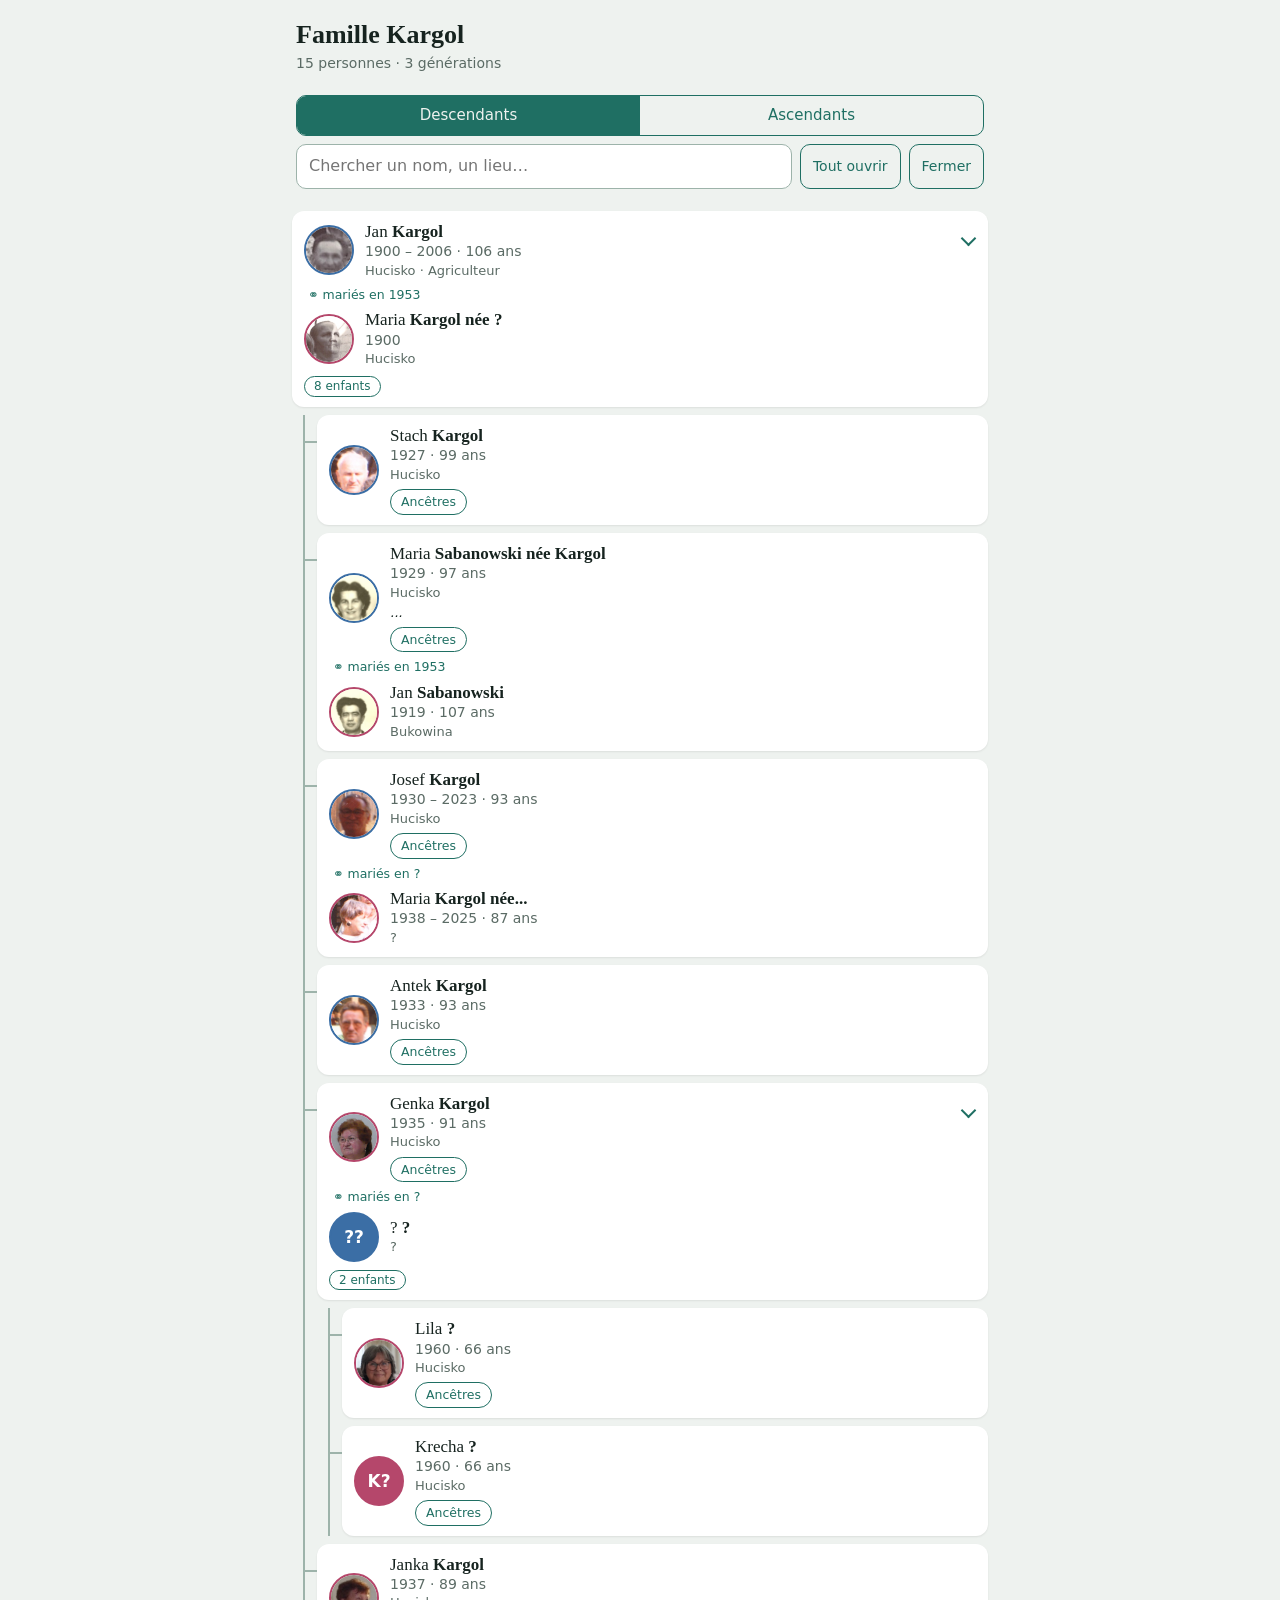
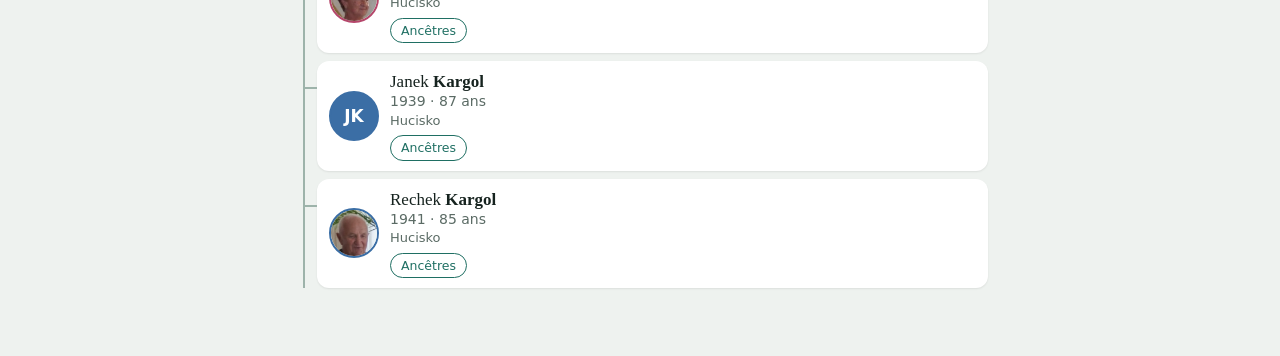
<file: prive/arbre_kargol.html>
<!DOCTYPE html>
<html lang="fr">
<head>
<meta charset="utf-8">
<meta name="viewport" content="width=device-width, initial-scale=1, viewport-fit=cover">
<title>Famille Kargol</title>
<style>
:root{
  --fond:#eef2ef; --carte:#ffffff; --encre:#16231f; --doux:#5b6b65;
  --trait:#9db3aa; --accent:#1f6f63; --avtxt:#ffffff;
  --h:#3b6ea5; --f:#b5476b; --x:#7d8884;
  padding:env(safe-area-inset-top,0) 0 env(safe-area-inset-bottom,0);
}
@media (prefers-color-scheme:dark){
  :root{--fond:#0f1a17; --carte:#18272a; --encre:#e6efeb; --doux:#9db0a8;
        --trait:#3d5a52; --accent:#5ec2b0; --avtxt:#0f1a17; --h:#6fa3d8; --f:#e08aa8;}
}
*{box-sizing:border-box}
html{-webkit-text-size-adjust:100%}
body{margin:0;background:var(--fond);color:var(--encre);
  font:16px/1.4 system-ui,-apple-system,"Segoe UI",Roboto,sans-serif}
header{padding:20px 16px 4px}
h1{margin:0;font:700 26px/1.15 "Iowan Old Style",Georgia,serif}
.stats{margin:4px 0 10px;color:var(--doux);font-size:14px}
.outils{position:sticky;top:env(safe-area-inset-top,0);z-index:5;background:var(--fond);
  padding:8px 16px 10px;display:flex;flex-direction:column;gap:8px}
.ligne{display:flex;gap:8px}
input[type=search],select{flex:1;min-width:0;font:inherit;padding:10px 12px;
  border:1.5px solid var(--trait);border-radius:10px;background:var(--carte);color:var(--encre)}
button{font:inherit;font-size:14px;padding:0 12px;border-radius:10px;cursor:pointer;
  border:1.5px solid var(--accent);background:transparent;color:var(--accent)}
.onglets{display:flex;border:1.5px solid var(--accent);border-radius:10px;overflow:hidden}
.onglets button{flex:1;border:0;border-radius:0;padding:9px 0;font-size:15px}
.onglets button[aria-pressed=true]{background:var(--accent);color:var(--fond)}
:focus-visible{outline:3px solid var(--accent);outline-offset:2px}
main{padding:4px 12px 60px}
#asc>.stats{padding:0 4px}

ul{list-style:none;margin:0;padding:0}
ul ul{margin-left:11px;padding-left:12px;border-left:2px solid var(--trait)}
li{position:relative;margin:8px 0}
ul ul > li::before{content:"";position:absolute;left:-12px;top:26px;width:12px;
  border-top:2px solid var(--trait)}

summary,.feuille{display:block;background:var(--carte);border-radius:12px;
  padding:10px 12px;box-shadow:0 1px 2px rgba(0,0,0,.08)}
summary{list-style:none;cursor:pointer;position:relative;padding-right:40px}
summary::-webkit-details-marker{display:none}
summary::after{content:"";position:absolute;right:14px;top:22px;width:9px;height:9px;
  border-right:2.5px solid var(--accent);border-bottom:2.5px solid var(--accent);
  transform:rotate(-45deg);transition:transform .15s}
details[open] > summary::after{transform:rotate(45deg)}

.p{display:flex;gap:11px;align-items:center}
.p + .p{margin-top:4px}
.av{width:50px;height:50px;border-radius:50%;flex:none;overflow:hidden;display:grid;
  place-items:center;background:var(--x);color:var(--avtxt);font:600 17px system-ui,sans-serif;
  border:2.5px solid var(--x)}
.h .av{background:var(--h);border-color:var(--h)} .f .av{background:var(--f);border-color:var(--f)}
.av img{width:100%;height:100%;object-fit:cover;display:block}
.txt{display:flex;flex-direction:column;min-width:0}
.nom{font:17px/1.25 "Iowan Old Style",Georgia,serif}
.nom b{font-weight:700}
.dates{font-size:14px;color:var(--doux)}
.meta{font-size:13px;color:var(--doux)}
.note{font-size:13px;font-style:italic;margin-top:2px;white-space:pre-line}
.union{font-size:12.5px;color:var(--accent);margin:6px 0 6px 4px}
.union::before{content:"⚭ "}
.btn-asc{align-self:flex-start;margin-top:5px;padding:3px 10px;font-size:12.5px;border-radius:99px}
.badge{display:inline-block;margin-top:8px;font-size:12px;color:var(--accent);
  border:1px solid var(--accent);border-radius:99px;padding:1px 9px}
.role{display:block;font-size:12.5px;color:var(--accent);margin-bottom:5px}
.hit .nom{background:rgba(255,200,0,.35);border-radius:4px}
[hidden]{display:none!important}
@media (min-width:700px){main,header,.outils{max-width:720px;margin-inline:auto}}
@media print{.outils{display:none} details:not([open]) > ul{display:block}}
</style>
</head>
<body>
<header>
  <h1>Famille Kargol</h1>
  <p class="stats">15 personnes · 3 générations</p>
</header>
<div class="outils">
  <div class="onglets">
    <button type="button" id="t-desc" aria-pressed="true">Descendants</button>
    <button type="button" id="t-asc" aria-pressed="false">Ascendants</button>
  </div>
  <div class="ligne" id="c-desc">
    <input type="search" id="q" placeholder="Chercher un nom, un lieu…" aria-label="Rechercher">
    <button id="plus" type="button">Tout ouvrir</button>
    <button id="moins" type="button">Fermer</button>
  </div>
  <div class="ligne" id="c-asc" hidden>
    <select id="qui" aria-label="Personne de départ"></select>
  </div>
</div>
<main>
  <ul id="desc"><li><details open><summary><div class="p h" data-id="p1"><span class="av"><img src="[data-uri]" alt="" loading="lazy"></span><div class="txt"><span class="nom">Jan <b>Kargol</b></span><span class="dates">1900 – 2006 · 106 ans</span><span class="meta">Hucisko · Agriculteur</span></div></div><div class="union">mariés en 1953 </div><div class="p f" data-id="p2"><span class="av"><img src="[data-uri]" alt="" loading="lazy"></span><div class="txt"><span class="nom">Maria <b>Kargol née ?</b></span><span class="dates">1900</span><span class="meta">Hucisko</span></div></div><span class="badge">8 enfants</span></summary><ul><li><div class="feuille"><div class="p h" data-id="p5"><span class="av"><img src="[data-uri]" alt="" loading="lazy"></span><div class="txt"><span class="nom">Stach <b>Kargol</b></span><span class="dates">1927 · 99 ans</span><span class="meta">Hucisko</span><button type="button" class="btn-asc" data-id="p5">Ancêtres</button></div></div></div></li><li><div class="feuille"><div class="p h" data-id="p3"><span class="av"><img src="[data-uri]" alt="" loading="lazy"></span><div class="txt"><span class="nom">Maria <b>Sabanowski née Kargol</b></span><span class="dates">1929 · 97 ans</span><span class="meta">Hucisko</span><span class="note">...</span><button type="button" class="btn-asc" data-id="p3">Ancêtres</button></div></div><div class="union">mariés en 1953 </div><div class="p f" data-id="p4"><span class="av"><img src="[data-uri]" alt="" loading="lazy"></span><div class="txt"><span class="nom">Jan <b>Sabanowski</b></span><span class="dates">1919 · 107 ans</span><span class="meta">Bukowina</span></div></div></div></li><li><div class="feuille"><div class="p h" data-id="p6"><span class="av"><img src="[data-uri]" alt="" loading="lazy"></span><div class="txt"><span class="nom">Josef <b>Kargol</b></span><span class="dates">1930 – 2023 · 93 ans</span><span class="meta">Hucisko</span><button type="button" class="btn-asc" data-id="p6">Ancêtres</button></div></div><div class="union">mariés en ? </div><div class="p f" data-id="p12"><span class="av"><img src="[data-uri]" alt="" loading="lazy"></span><div class="txt"><span class="nom">Maria <b>Kargol née...</b></span><span class="dates">1938 – 2025 · 87 ans</span><span class="meta">?</span></div></div></div></li><li><div class="feuille"><div class="p h" data-id="p7"><span class="av"><img src="[data-uri]" alt="" loading="lazy"></span><div class="txt"><span class="nom">Antek <b>Kargol</b></span><span class="dates">1933 · 93 ans</span><span class="meta">Hucisko</span><button type="button" class="btn-asc" data-id="p7">Ancêtres</button></div></div></div></li><li><details open><summary><div class="p f" data-id="p8"><span class="av"><img src="[data-uri]" alt="" loading="lazy"></span><div class="txt"><span class="nom">Genka <b>Kargol</b></span><span class="dates">1935 · 91 ans</span><span class="meta">Hucisko</span><button type="button" class="btn-asc" data-id="p8">Ancêtres</button></div></div><div class="union">mariés en ? </div><div class="p h" data-id="p13"><span class="av">??</span><div class="txt"><span class="nom">? <b>?</b></span><span class="meta">?</span></div></div><span class="badge">2 enfants</span></summary><ul><li><div class="feuille"><div class="p f" data-id="p14"><span class="av"><img src="[data-uri]" alt="" loading="lazy"></span><div class="txt"><span class="nom">Lila <b>?</b></span><span class="dates">1960 · 66 ans</span><span class="meta">Hucisko</span><button type="button" class="btn-asc" data-id="p14">Ancêtres</button></div></div></div></li><li><div class="feuille"><div class="p f" data-id="p15"><span class="av">K?</span><div class="txt"><span class="nom">Krecha <b>?</b></span><span class="dates">1960 · 66 ans</span><span class="meta">Hucisko</span><button type="button" class="btn-asc" data-id="p15">Ancêtres</button></div></div></div></li></ul></details></li><li><div class="feuille"><div class="p f" data-id="p9"><span class="av"><img src="[data-uri]" alt="" loading="lazy"></span><div class="txt"><span class="nom">Janka <b>Kargol</b></span><span class="dates">1937 · 89 ans</span><span class="meta">Hucisko</span><button type="button" class="btn-asc" data-id="p9">Ancêtres</button></div></div></div></li><li><div class="feuille"><div class="p h" data-id="p10"><span class="av">JK</span><div class="txt"><span class="nom">Janek <b>Kargol</b></span><span class="dates">1939 · 87 ans</span><span class="meta">Hucisko</span><button type="button" class="btn-asc" data-id="p10">Ancêtres</button></div></div></div></li><li><div class="feuille"><div class="p h" data-id="p11"><span class="av"><img src="[data-uri]" alt="" loading="lazy"></span><div class="txt"><span class="nom">Rechek <b>Kargol</b></span><span class="dates">1941 · 85 ans</span><span class="meta">Hucisko</span><button type="button" class="btn-asc" data-id="p11">Ancêtres</button></div></div></div></li></ul></details></li></ul>
  <section id="asc" hidden>
    <p class="stats" id="asc-info"></p>
    <ul id="asc-ul"></ul>
  </section>
</main>
<script type="application/json" id="data">{"par": {"p3": ["p1", "p2"], "p5": ["p1", "p2"], "p6": ["p1", "p2"], "p7": ["p1", "p8"], "p8": ["p1", "p2"], "p14": ["", "p8"], "p15": ["p13", "p8"], "p9": ["p1", "p2"], "p10": ["p1", "p2"], "p11": ["p1", "p2"]}, "noms": {"p1": "Jan Kargol (1900)", "p2": "Maria Kargol née ? (1900)", "p3": "Maria Sabanowski née Kargol (1929)", "p4": "Jan Sabanowski (1919)", "p5": "Stach Kargol (1927)", "p6": "Josef Kargol (1930)", "p12": "Maria Kargol née... (1938)", "p7": "Antek Kargol (1933)", "p8": "Genka Kargol (1935)", "p13": "? ?", "p14": "Lila ? (1960)", "p15": "Krecha ? (1960)", "p9": "Janka Kargol (1937)", "p10": "Janek Kargol (1939)", "p11": "Rechek Kargol (1941)"}, "ordre": ["p13", "p15", "p14", "p7", "p8", "p1", "p10", "p9", "p6", "p11", "p5", "p2", "p12", "p4", "p3"], "defaut": "p14"}</script>
<script>
const data=JSON.parse(document.getElementById('data').textContent);
const $=id=>document.getElementById(id);
const cartes={};
document.querySelectorAll('#desc .p[data-id]').forEach(p=>{if(!cartes[p.dataset.id])cartes[p.dataset.id]=p;});
const ps=[...document.querySelectorAll('#desc .p')];
ps.forEach(p=>{p.dataset.s=[...p.querySelectorAll('.nom,.dates,.meta,.note')].map(x=>x.textContent).join(' ').toLowerCase();});
const lis=[...document.querySelectorAll('#desc li')], ds=[...document.querySelectorAll('#desc details')];

/* ---- Descendants : recherche et pliage ---- */
function filtre(){
  const v=$('q').value.trim().toLowerCase();
  ps.forEach(p=>p.classList.toggle('hit',!!v&&p.dataset.s.includes(v)));
  lis.forEach(li=>li.hidden=!!v&&!li.querySelector('.p.hit'));
  if(v)ds.forEach(d=>d.open=true);
}
$('q').addEventListener('input',filtre);
$('plus').onclick=()=>ds.forEach(d=>d.open=true);
$('moins').onclick=()=>{$('q').value='';filtre();ds.forEach(d=>d.open=false)};

/* ---- Ascendants ---- */
let prof=0;
function clone(id){
  const c=cartes[id].cloneNode(true);
  c.classList.remove('hit');
  c.querySelectorAll('.btn-asc').forEach(b=>b.remove());
  return c;
}
function noeud(id,role,niv,chemin){
  prof=Math.max(prof,niv);
  const li=document.createElement('li');
  const pa=data.par[id]||['',''];
  const parents=[['Père',pa[0]],['Mère',pa[1]]].filter(x=>x[1]&&cartes[x[1]]&&!chemin.has(x[1]));
  const tete=document.createElement(parents.length?'summary':'div');
  if(!parents.length)tete.className='feuille';
  if(role){const r=document.createElement('span');r.className='role';r.textContent=role;tete.appendChild(r);}
  tete.appendChild(clone(id));
  if(!parents.length){li.appendChild(tete);return li;}
  const d=document.createElement('details');d.open=niv<4;d.appendChild(tete);
  const ul=document.createElement('ul');
  parents.forEach(([r,i])=>{const c=new Set(chemin);c.add(i);ul.appendChild(noeud(i,r,niv+1,c));});
  d.appendChild(ul);li.appendChild(d);return li;
}
function montrer(id){
  const ul=$('asc-ul');ul.innerHTML='';prof=0;
  if(!cartes[id])return;
  ul.appendChild(noeud(id,'',1,new Set([id])));
  const n=prof-1;
  $('asc-info').textContent=n>0?n+(n>1?' générations':' génération')+' d’ancêtres connues':'Aucun ancêtre connu dans ce fichier.';
}
const sel=$('qui');
data.ordre.forEach(i=>{const o=document.createElement('option');o.value=i;o.textContent=data.noms[i];sel.appendChild(o);});
sel.value=data.defaut;
sel.addEventListener('change',()=>montrer(sel.value));

/* ---- Onglets ---- */
function vue(v){
  const asc=v==='asc';
  $('desc').hidden=asc;$('c-desc').hidden=asc;
  $('asc').hidden=!asc;$('c-asc').hidden=!asc;
  $('t-desc').setAttribute('aria-pressed',String(!asc));
  $('t-asc').setAttribute('aria-pressed',String(asc));
  if(asc)montrer(sel.value);
  window.scrollTo(0,0);
}
$('t-desc').onclick=()=>vue('desc');
$('t-asc').onclick=()=>vue('asc');
document.addEventListener('click',ev=>{
  const b=ev.target.closest('.btn-asc');
  if(!b)return;
  ev.preventDefault();sel.value=b.dataset.id;vue('asc');
});
</script>
</body>
</html>
</file>
<file: style.css>
.body {
        padding:10% 0;
        text-align:center;
      }
      .overlay {
        position:fixed;
        top:0;
        right:0;
        bottom:0;
        left:0;
        z-index:9999;
        background-color:white;
        color:white;
        padding:10% 0;
        text-align:center;
      }
	  
	  form {
    max-width: 500px;
    margin: 0 auto;
    border: 1px solid #ccc;
    padding: 20px;
  }
  
  h2 {
    text-align: center;
  }
  
  label {
    display: block;
    margin-bottom: 10px;
  }
  
  input {
    width: 100%;
    padding: 10px;
    margin-bottom: 20px;
    border: 1px solid #ccc;
    border-radius: 3px;
  }
  
  button {
    background-color: #00FF00;
    color: black;
    padding: 10px 20px;
    border: none;
    border-radius: 3px;
    cursor: pointer;
  }
    h1,h2,h3, .display{
    font-family: 'Fraunces', serif;
    font-weight: 500;
    letter-spacing: -0.01em;
  } 
  header{
    position: sticky; top:0; z-index: 20;
    background: linear-gradient(var(--bg-deep), rgba(12,25,34,0.85) 70%, transparent);
    padding: 22px 0 14px;
  }
</file>
